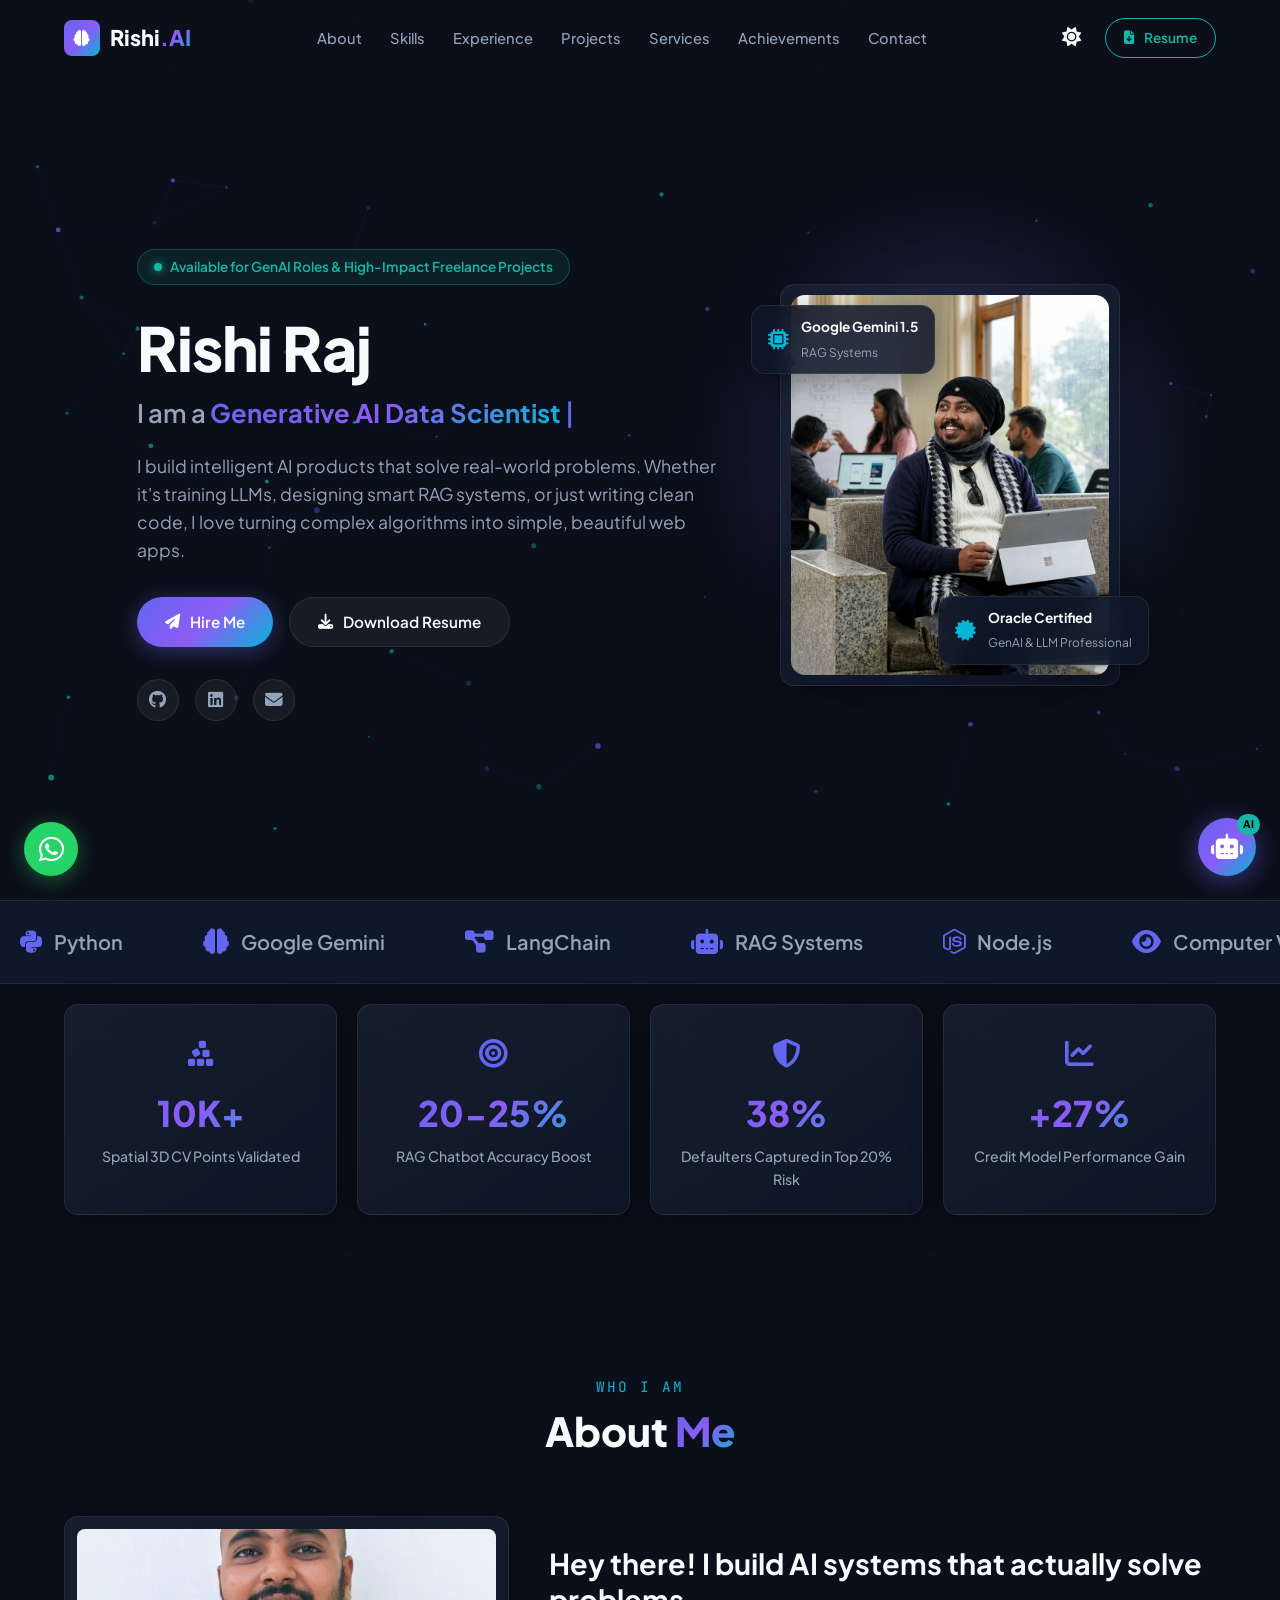
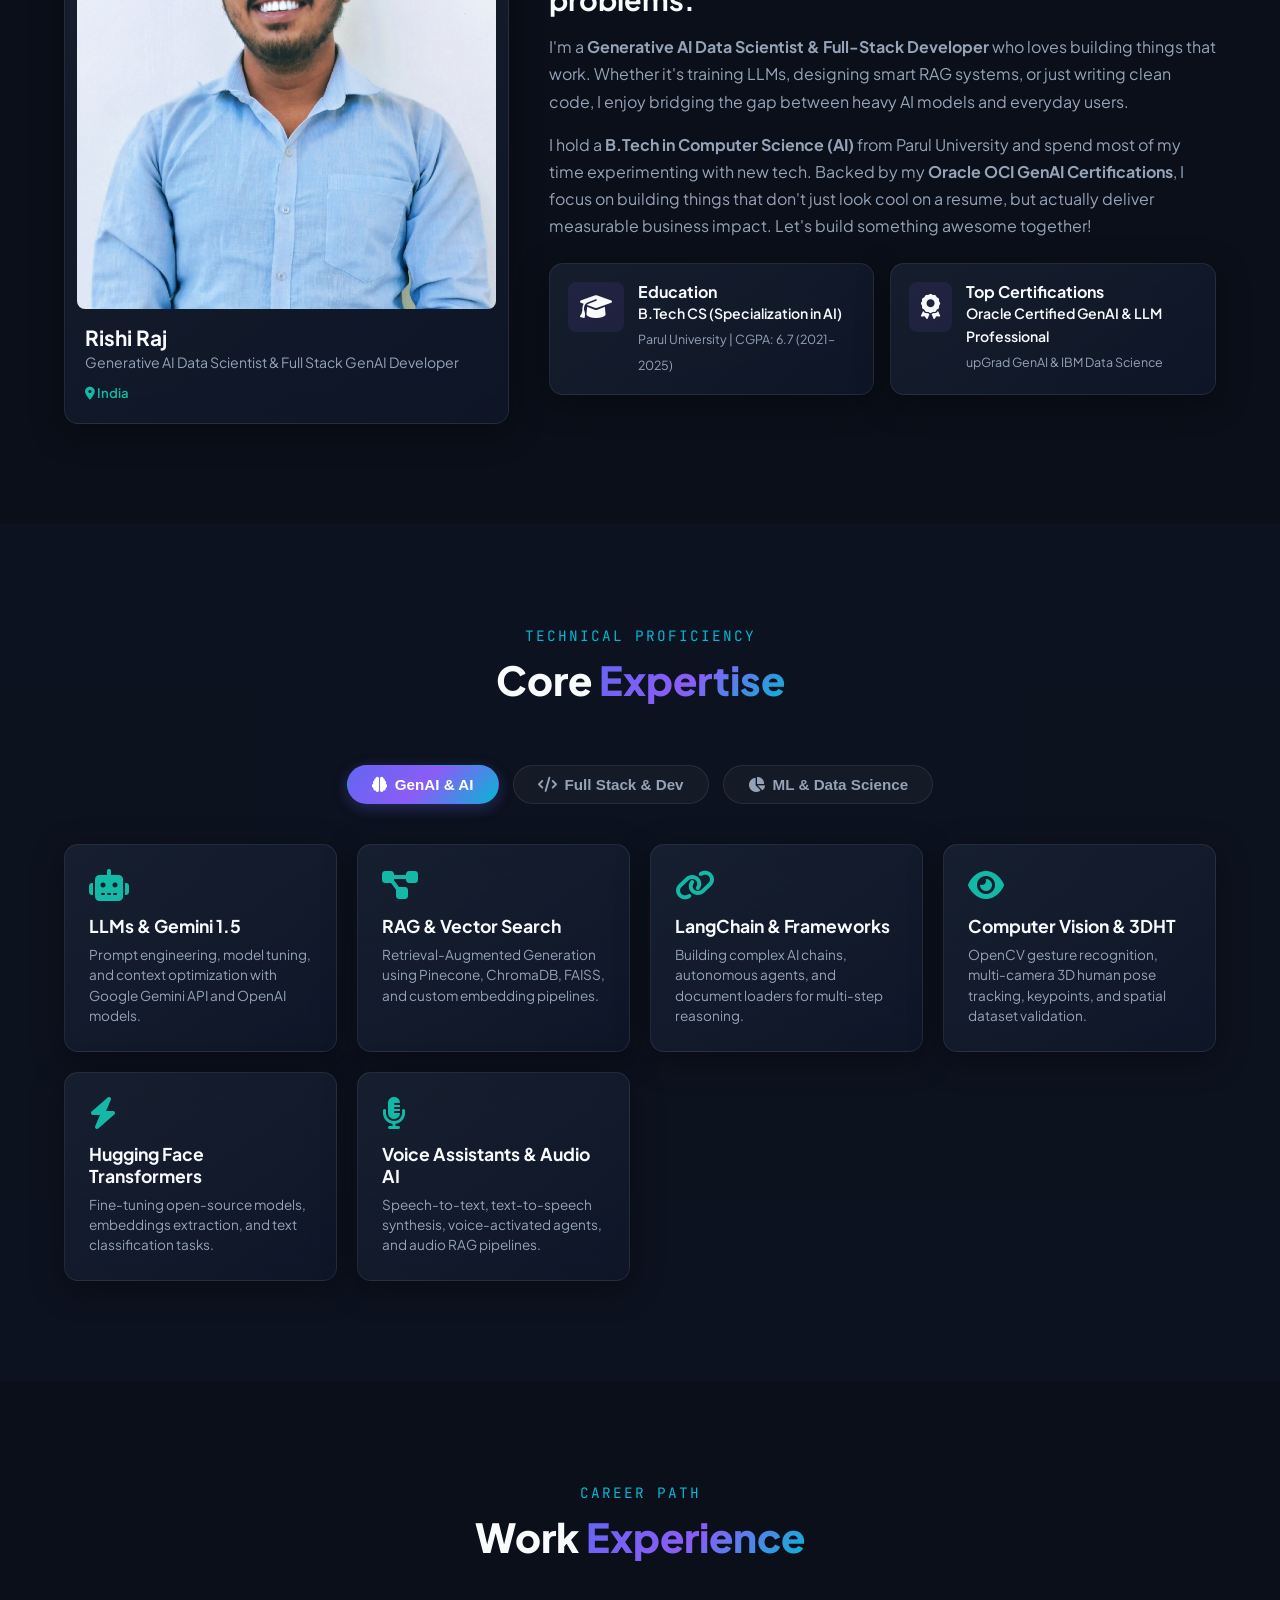
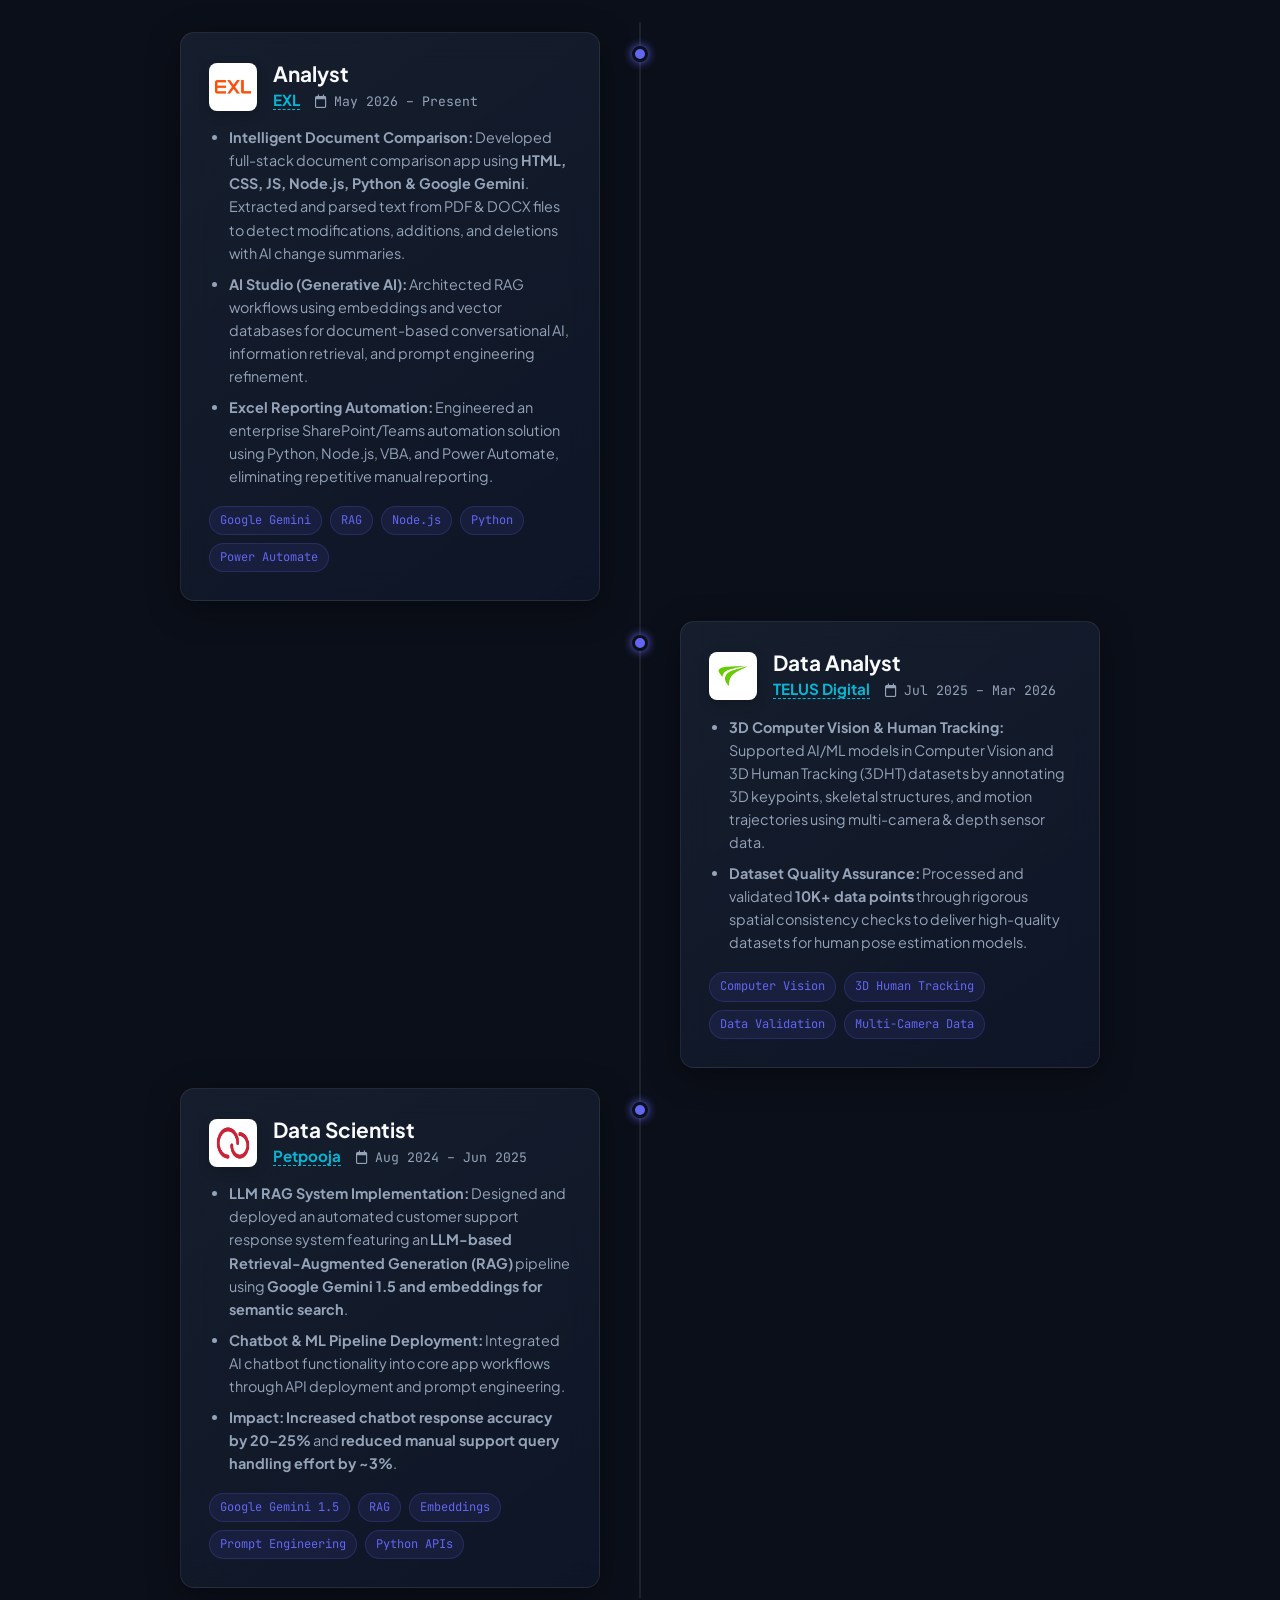
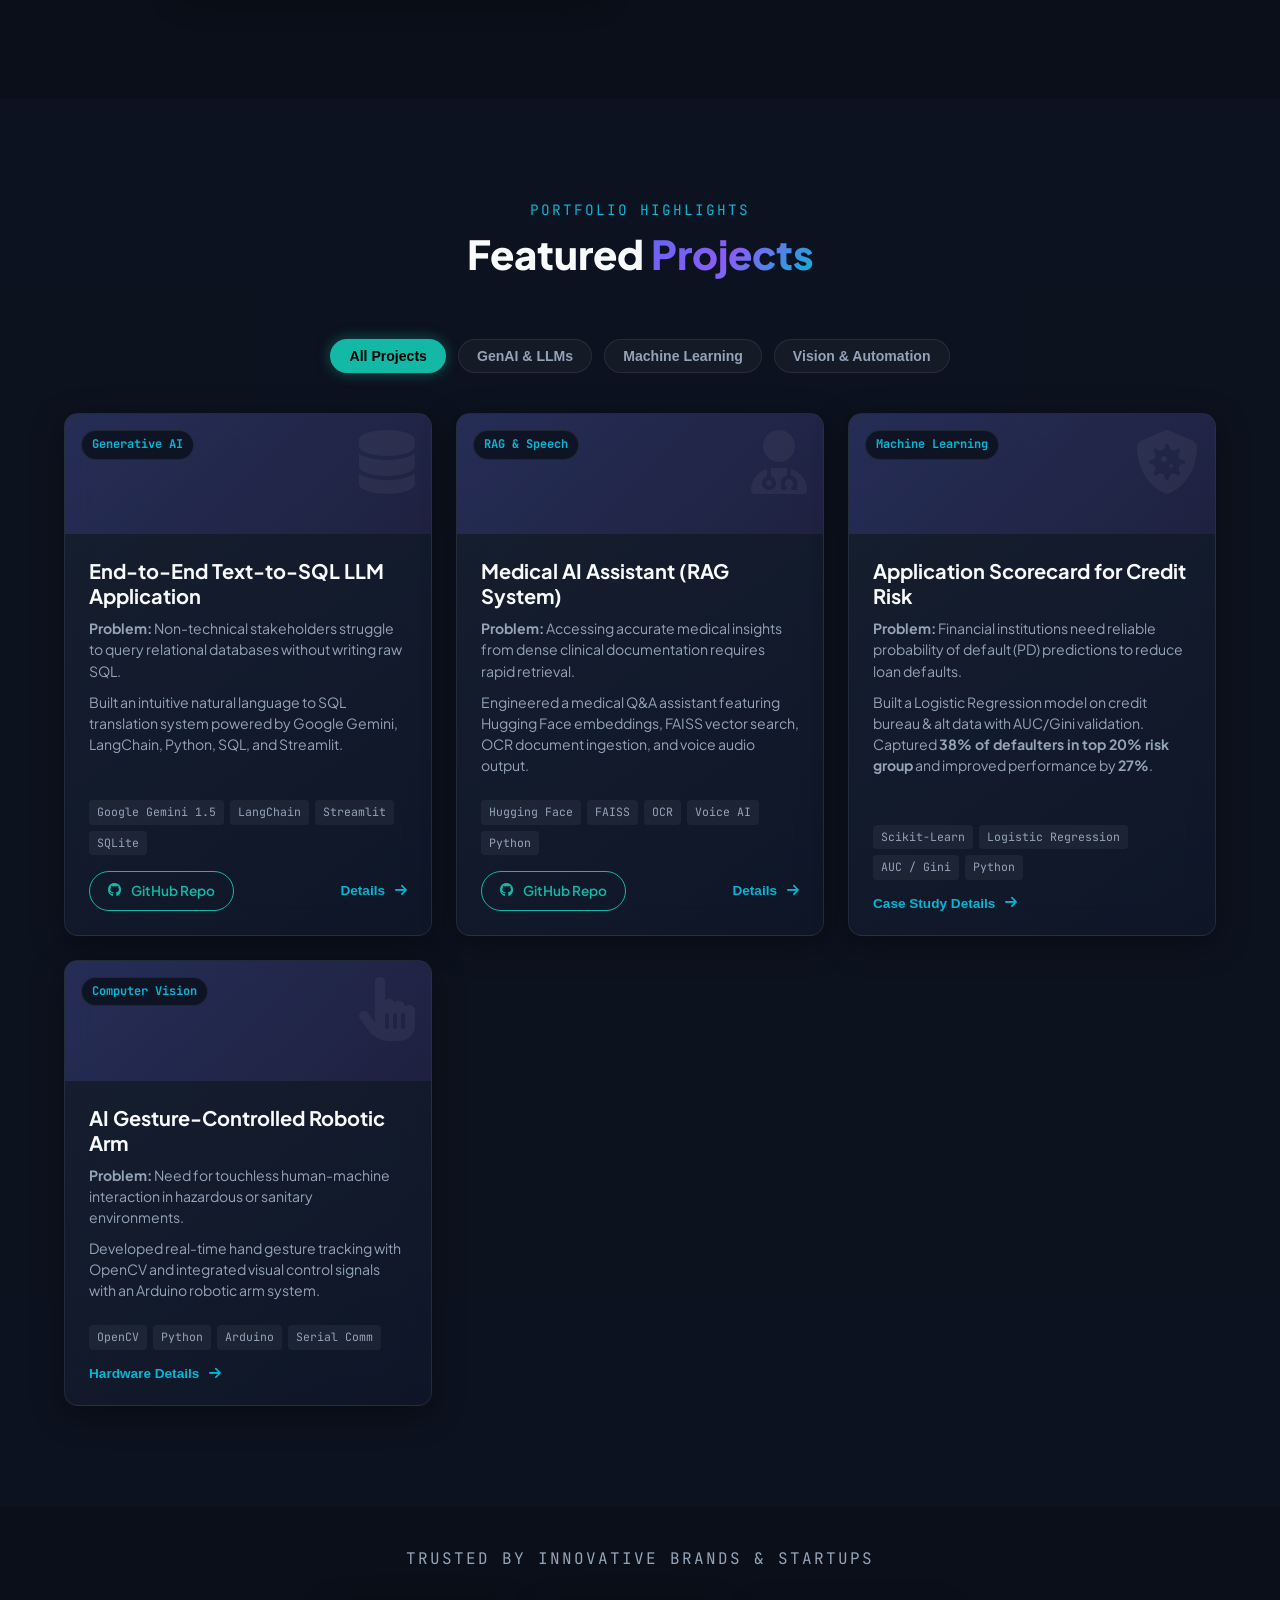
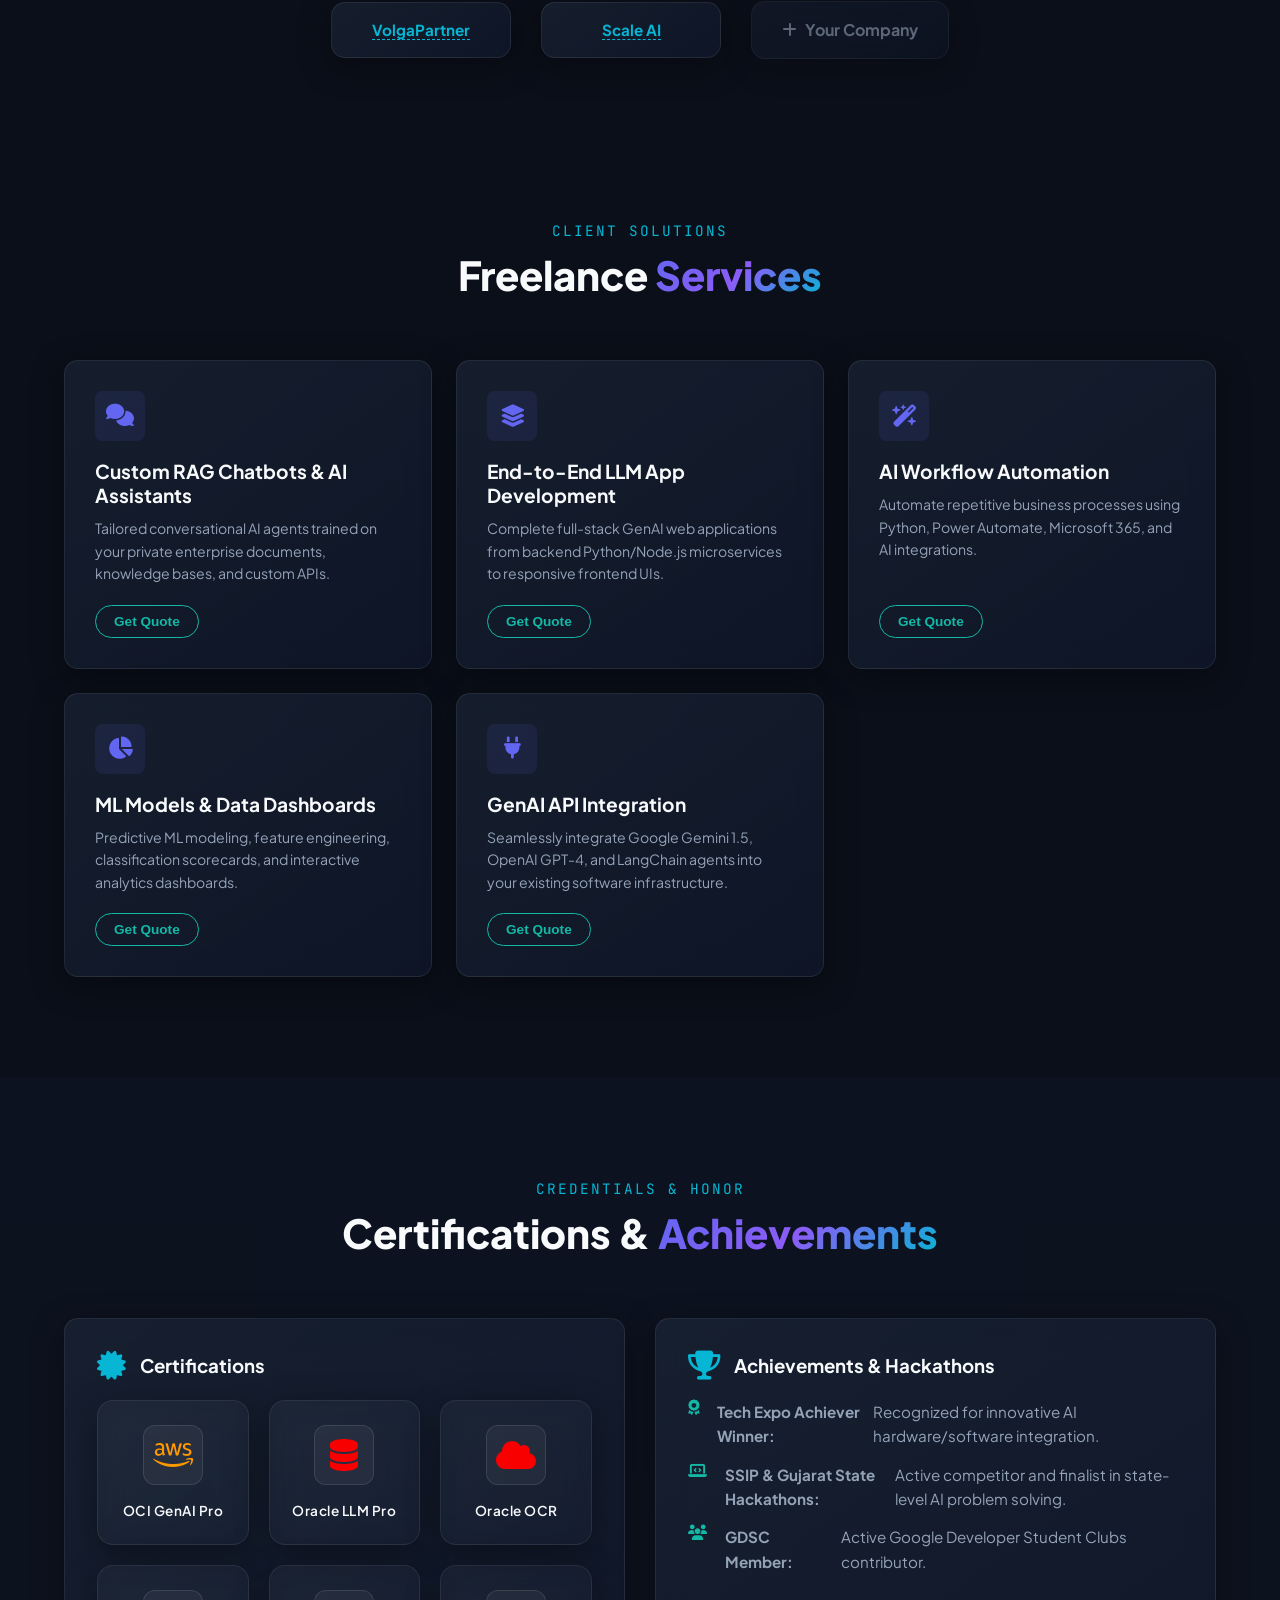
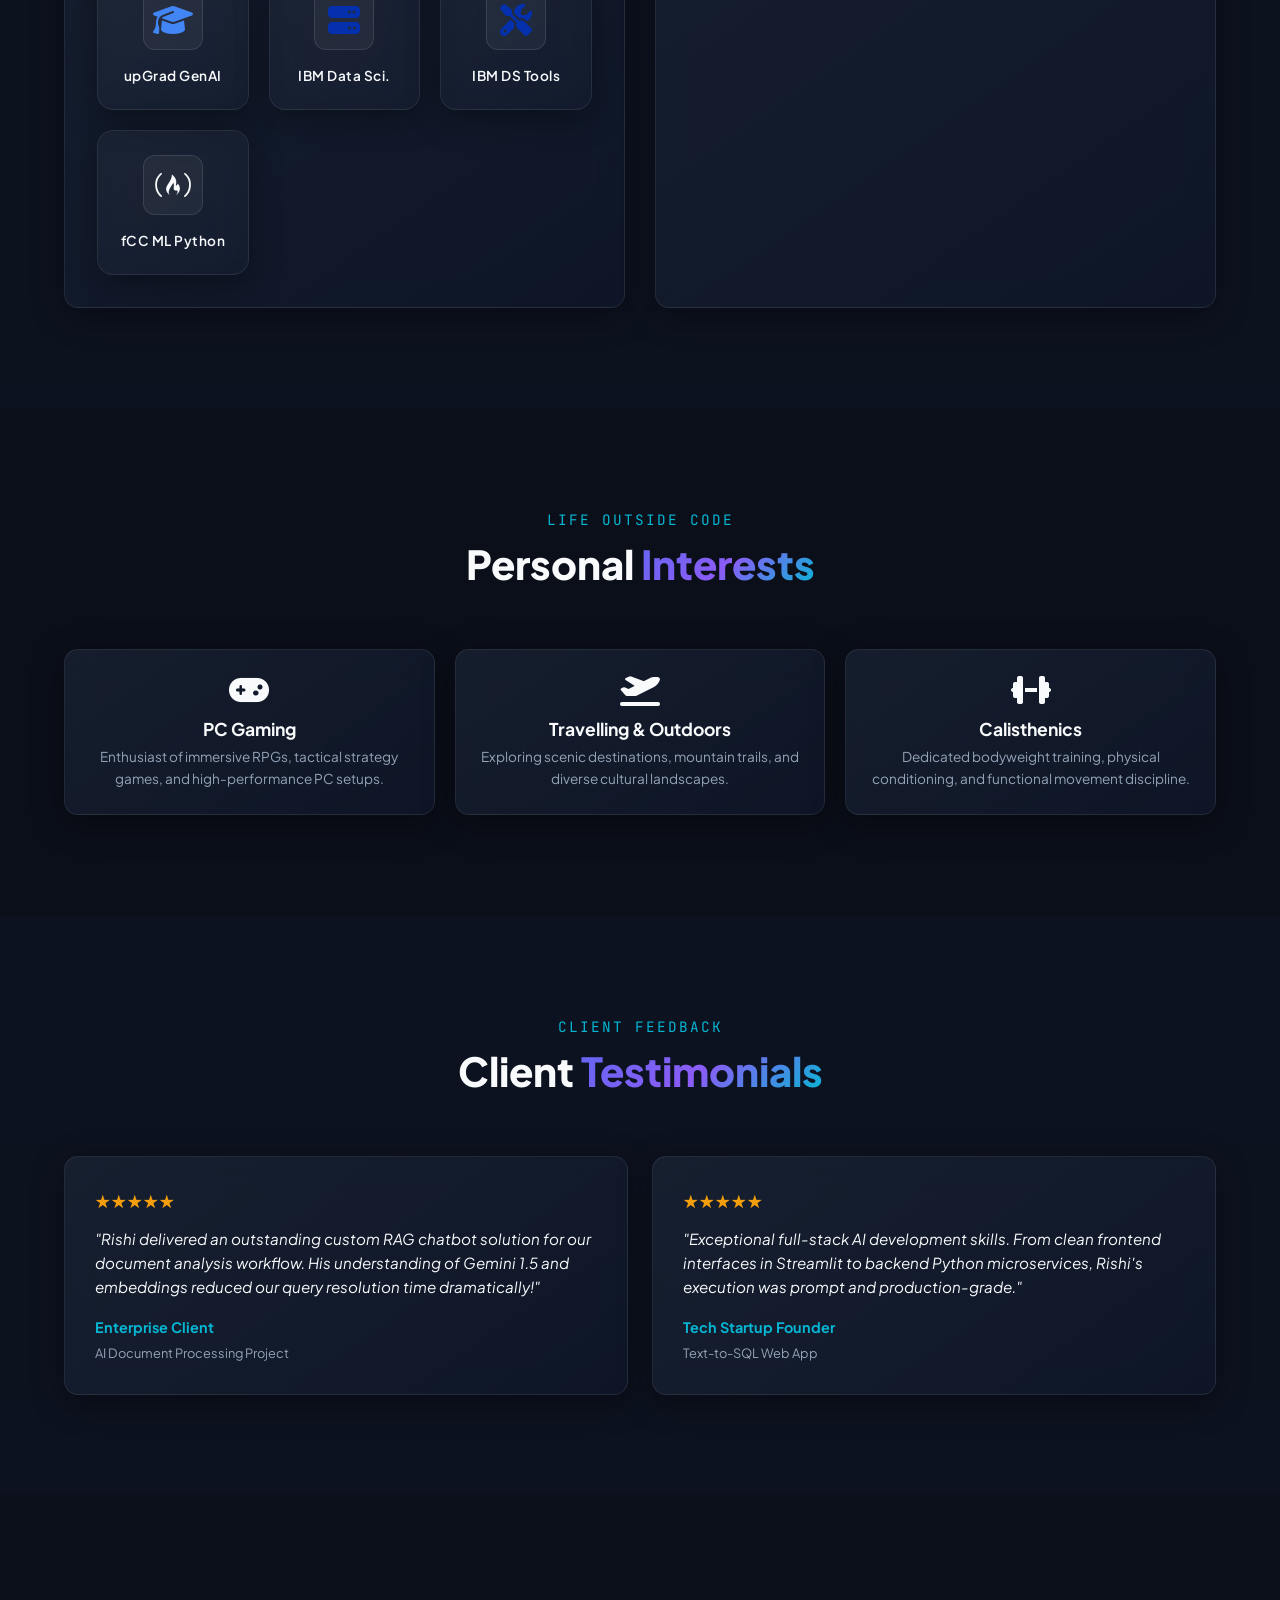
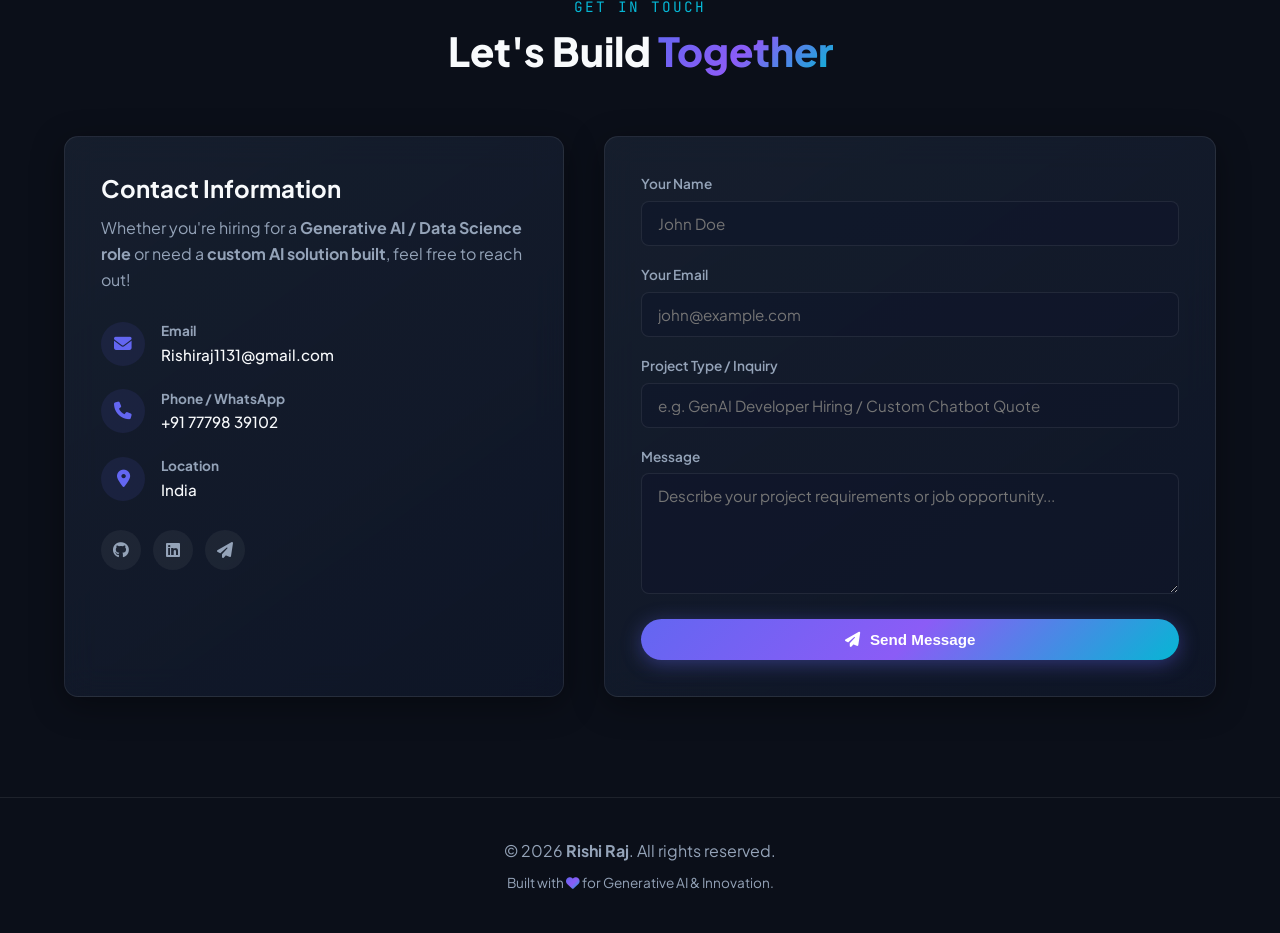
<file: index.html>
<!DOCTYPE html>
<html lang="en" class="dark">
<head>
  <meta charset="UTF-8">
  <meta name="viewport" content="width=device-width, initial-scale=1.0">
  <title>Rishi Raj | Generative AI Data Scientist & Full Stack GenAI Developer</title>
  <meta name="description" content="Portfolio of Rishi Raj - Generative AI Data Scientist, Full Stack GenAI Developer, and RAG & LLM Systems Builder.">
  <meta name="keywords" content="Generative AI, Data Scientist, Full Stack AI Developer, LLM Engineer, RAG, Python, Node.js, Google Gemini, Machine Learning">
  
  <!-- Google Fonts: Plus Jakarta Sans & JetBrains Mono -->
  <link rel="preconnect" href="https://fonts.googleapis.com">
  <link rel="preconnect" href="https://fonts.gstatic.com" crossorigin>
  <link href="https://fonts.googleapis.com/css2?family=JetBrains+Mono:wght@400;500;700&family=Plus+Jakarta+Sans:wght@300;400;500;600;700;800&display=swap" rel="stylesheet">
  
  <!-- FontAwesome Icons -->
  <link rel="stylesheet" href="https://cdnjs.cloudflare.com/ajax/libs/font-awesome/6.4.0/css/all.min.css">

  <link rel="stylesheet" href="styles.css">
</head>
<body>

  <!-- Particle Background Canvas -->
  <canvas id="particleCanvas"></canvas>

  <!-- Navigation Bar -->
  <nav class="navbar" id="navbar">
    <div class="nav-container">
      <a href="#hero" class="nav-logo">
        <span class="logo-icon"><i class="fa-solid fa-brain"></i></span>
        <span class="logo-text">Rishi<span class="gradient-text">.AI</span></span>
      </a>

      <ul class="nav-links" id="navLinks">
        <li><a href="#about" class="nav-link">About</a></li>
        <li><a href="#skills" class="nav-link">Skills</a></li>
        <li><a href="#experience" class="nav-link">Experience</a></li>
        <li><a href="#projects" class="nav-link">Projects</a></li>
        <li><a href="#services" class="nav-link">Services</a></li>
        <li><a href="#achievements" class="nav-link">Achievements</a></li>
        <li><a href="#contact" class="nav-link">Contact</a></li>
      </ul>

      <div class="nav-actions">
        <button id="themeToggle" class="theme-toggle" aria-label="Toggle Theme">
          <i class="fa-solid fa-sun"></i>
        </button>
        <a href="resume.html" target="_blank" class="btn btn-outline btn-sm">
          <i class="fa-solid fa-file-arrow-down"></i> Resume
        </a>
        <button class="mobile-toggle" id="mobileToggle" aria-label="Toggle Menu">
          <i class="fa-solid fa-bars"></i>
        </button>
      </div>
    </div>
  </nav>

  <!-- Main Content Container -->
  <main>

    <!-- HERO SECTION -->
    <section id="hero" class="hero-section">
      <div class="container hero-container">
        <div class="hero-content">
          <div class="status-badge">
            <span class="status-dot"></span> Available for GenAI Roles & High-Impact Freelance Projects
          </div>
          
          <h1 class="hero-name">Rishi Raj</h1>
          
          <h2 class="hero-title">
            <span class="static-prefix">I am a </span>
            <span class="typing-text" id="typingText"></span>
            <span class="typing-cursor">|</span>
          </h2>

          <p class="hero-tagline">
            I build intelligent AI products that solve real-world problems. Whether it's training LLMs, designing smart RAG systems, or just writing clean code, I love turning complex algorithms into simple, beautiful web apps.
          </p>

          <div class="hero-buttons">
            <a href="#contact" class="btn btn-primary">
              <i class="fa-solid fa-paper-plane"></i> Hire Me
            </a>
            <a href="resume.html" target="_blank" class="btn btn-secondary">
              <i class="fa-solid fa-download"></i> Download Resume
            </a>
          </div>

          <div class="hero-socials">
            <a href="https://github.com/chalescharli" target="_blank" rel="noopener noreferrer" aria-label="GitHub"><i class="fa-brands fa-github"></i></a>
            <a href="https://www.linkedin.com/in/rishiraj1131/" target="_blank" rel="noopener noreferrer" aria-label="LinkedIn"><i class="fa-brands fa-linkedin"></i></a>
            <a href="mailto:Rishiraj1131@gmail.com" aria-label="Email"><i class="fa-solid fa-envelope"></i></a>
          </div>
        </div>

        <div class="hero-image-wrapper">
          <div class="image-glow-ring"></div>
          <div class="image-card glass-card">
            <img src="profile_work.jpg" alt="Rishi Raj - Generative AI Data Scientist" class="hero-profile-img">
            <div class="floating-badge badge-1">
              <i class="fa-solid fa-microchip"></i>
              <div>
                <strong>Google Gemini 1.5</strong>
                <span>RAG Systems</span>
              </div>
            </div>
            <div class="floating-badge badge-2">
              <i class="fa-solid fa-certificate"></i>
              <div>
                <strong>Oracle Certified</strong>
                <span>GenAI & LLM Professional</span>
              </div>
            </div>
          </div>
        </div>
      </div>
    </section>

    <!-- TECH STACK MARQUEE -->
    <section class="marquee-section">
      <div class="marquee-container">
        <div class="marquee-track">
          <!-- Double items for seamless infinite scroll -->
          <div class="tech-item"><i class="fa-brands fa-python"></i> Python</div>
          <div class="tech-item"><i class="fa-solid fa-brain"></i> Google Gemini</div>
          <div class="tech-item"><i class="fa-solid fa-diagram-project"></i> LangChain</div>
          <div class="tech-item"><i class="fa-solid fa-robot"></i> RAG Systems</div>
          <div class="tech-item"><i class="fa-brands fa-node-js"></i> Node.js</div>
          <div class="tech-item"><i class="fa-solid fa-eye"></i> Computer Vision</div>
          <div class="tech-item"><i class="fa-solid fa-database"></i> Vector DBs</div>
          <div class="tech-item"><i class="fa-brands fa-react"></i> React / UI</div>
          
          <!-- Duplicate for seamless looping -->
          <div class="tech-item"><i class="fa-brands fa-python"></i> Python</div>
          <div class="tech-item"><i class="fa-solid fa-brain"></i> Google Gemini</div>
          <div class="tech-item"><i class="fa-solid fa-diagram-project"></i> LangChain</div>
          <div class="tech-item"><i class="fa-solid fa-robot"></i> RAG Systems</div>
          <div class="tech-item"><i class="fa-brands fa-node-js"></i> Node.js</div>
          <div class="tech-item"><i class="fa-solid fa-eye"></i> Computer Vision</div>
          <div class="tech-item"><i class="fa-solid fa-database"></i> Vector DBs</div>
          <div class="tech-item"><i class="fa-brands fa-react"></i> React / UI</div>
        </div>
      </div>
    </section>

    <!-- METRICS HIGHLIGHT BAR -->
    <section class="metrics-section">
      <div class="container">
        <div class="metrics-grid">
          <div class="metric-card glass-card">
            <div class="metric-icon"><i class="fa-solid fa-cubes-stacked"></i></div>
            <div class="metric-value" data-target="10000">10K+</div>
            <div class="metric-label">Spatial 3D CV Points Validated</div>
          </div>
          <div class="metric-card glass-card">
            <div class="metric-icon"><i class="fa-solid fa-bullseye"></i></div>
            <div class="metric-value">20-25%</div>
            <div class="metric-label">RAG Chatbot Accuracy Boost</div>
          </div>
          <div class="metric-card glass-card">
            <div class="metric-icon"><i class="fa-solid fa-shield-halved"></i></div>
            <div class="metric-value">38%</div>
            <div class="metric-label">Defaulters Captured in Top 20% Risk</div>
          </div>
          <div class="metric-card glass-card">
            <div class="metric-icon"><i class="fa-solid fa-chart-line"></i></div>
            <div class="metric-value">+27%</div>
            <div class="metric-label">Credit Model Performance Gain</div>
          </div>
        </div>
      </div>
    </section>

    <!-- ABOUT ME SECTION -->
    <section id="about" class="section">
      <div class="container">
        <div class="section-header">
          <span class="section-subtitle">Who I Am</span>
          <h2 class="section-title">About <span class="gradient-text">Me</span></h2>
        </div>

        <div class="about-grid">
          <div class="about-image-column">
            <div class="glass-card about-card">
              <img src="profile_headshot.jpg" alt="Rishi Raj Profile" class="about-img">
              <div class="about-card-footer">
                <h3>Rishi Raj</h3>
                <p>Generative AI Data Scientist & Full Stack GenAI Developer</p>
                <div class="location-tag"><i class="fa-solid fa-location-dot"></i> India</div>
              </div>
            </div>
          </div>

          <div class="about-content-column">
            <h3 class="about-heading">Hey there! I build AI systems that actually solve problems.</h3>
            <p class="about-text">
              I'm a <strong>Generative AI Data Scientist & Full-Stack Developer</strong> who loves building things that work. Whether it's training LLMs, designing smart RAG systems, or just writing clean code, I enjoy bridging the gap between heavy AI models and everyday users.
            </p>
            <p class="about-text">
              I hold a <strong>B.Tech in Computer Science (AI)</strong> from Parul University and spend most of my time experimenting with new tech. Backed by my <strong>Oracle OCI GenAI Certifications</strong>, I focus on building things that don't just look cool on a resume, but actually deliver measurable business impact. Let's build something awesome together!
            </p>

            <div class="about-info-cards">
              <div class="info-card glass-card">
                <i class="fa-solid fa-graduation-cap info-icon"></i>
                <div>
                  <h4>Education</h4>
                  <p>B.Tech CS (Specialization in AI)</p>
                  <span>Parul University | CGPA: 6.7 (2021–2025)</span>
                </div>
              </div>

              <div class="info-card glass-card">
                <i class="fa-solid fa-award info-icon"></i>
                <div>
                  <h4>Top Certifications</h4>
                  <p>Oracle Certified GenAI & LLM Professional</p>
                  <span>upGrad GenAI & IBM Data Science</span>
                </div>
              </div>
            </div>
          </div>
        </div>
      </div>
    </section>

    <!-- CORE EXPERTISE (SKILLS) SECTION -->
    <section id="skills" class="section bg-alt">
      <div class="container">
        <div class="section-header">
          <span class="section-subtitle">Technical Proficiency</span>
          <h2 class="section-title">Core <span class="gradient-text">Expertise</span></h2>
        </div>

        <!-- Skill Tabs -->
        <div class="skills-tabs">
          <button class="tab-btn active" data-tab="genai"><i class="fa-solid fa-brain"></i> GenAI & AI</button>
          <button class="tab-btn" data-tab="fullstack"><i class="fa-solid fa-code"></i> Full Stack & Dev</button>
          <button class="tab-btn" data-tab="data"><i class="fa-solid fa-chart-pie"></i> ML & Data Science</button>
        </div>

        <!-- Skill Tab Panels -->
        <div class="tab-content active" id="genai">
          <div class="skills-grid">
            <div class="skill-card glass-card">
              <i class="fa-solid fa-robot skill-icon"></i>
              <h3>LLMs & Gemini 1.5</h3>
              <p>Prompt engineering, model tuning, and context optimization with Google Gemini API and OpenAI models.</p>
            </div>
            <div class="skill-card glass-card">
              <i class="fa-solid fa-diagram-project skill-icon"></i>
              <h3>RAG & Vector Search</h3>
              <p>Retrieval-Augmented Generation using Pinecone, ChromaDB, FAISS, and custom embedding pipelines.</p>
            </div>
            <div class="skill-card glass-card">
              <i class="fa-solid fa-link skill-icon"></i>
              <h3>LangChain & Frameworks</h3>
              <p>Building complex AI chains, autonomous agents, and document loaders for multi-step reasoning.</p>
            </div>
            <div class="skill-card glass-card">
              <i class="fa-solid fa-eye skill-icon"></i>
              <h3>Computer Vision & 3DHT</h3>
              <p>OpenCV gesture recognition, multi-camera 3D human pose tracking, keypoints, and spatial dataset validation.</p>
            </div>
            <div class="skill-card glass-card">
              <i class="fa-solid fa-bolt skill-icon"></i>
              <h3>Hugging Face Transformers</h3>
              <p>Fine-tuning open-source models, embeddings extraction, and text classification tasks.</p>
            </div>
            <div class="skill-card glass-card">
              <i class="fa-solid fa-microphone-lines skill-icon"></i>
              <h3>Voice Assistants & Audio AI</h3>
              <p>Speech-to-text, text-to-speech synthesis, voice-activated agents, and audio RAG pipelines.</p>
            </div>
          </div>
        </div>

        <div class="tab-content" id="fullstack">
          <div class="skills-grid">
            <div class="skill-card glass-card">
              <i class="fa-brands fa-python skill-icon"></i>
              <h3>Python</h3>
              <p>Core backend logic, API integration, data manipulation, and fast algorithm prototyping.</p>
            </div>
            <div class="skill-card glass-card">
              <i class="fa-brands fa-node-js skill-icon"></i>
              <h3>Node.js & REST APIs</h3>
              <p>Asynchronous server microservices, backend routing, and scalable API endpoint construction.</p>
            </div>
            <div class="skill-card glass-card">
              <i class="fa-solid fa-laptop-code skill-icon"></i>
              <h3>Streamlit & Web UI</h3>
              <p>Building interactive AI dashboards, web applications, and live demonstration prototypes.</p>
            </div>
            <div class="skill-card glass-card">
              <i class="fa-brands fa-js skill-icon"></i>
              <h3>JavaScript / HTML5 / CSS3</h3>
              <p>Modern responsive frontends, interactive UI design, CSS glassmorphism, and DOM manipulation.</p>
            </div>
            <div class="skill-card glass-card">
              <i class="fa-solid fa-gears skill-icon"></i>
              <h3>Power Automate & Enterprise</h3>
              <p>Automating SharePoint/Teams Excel workflows, scheduled data refreshes, and enterprise task processing.</p>
            </div>
          </div>
        </div>

        <div class="tab-content" id="data">
          <div class="skills-grid">
            <div class="skill-card glass-card">
              <i class="fa-solid fa-calculator skill-icon"></i>
              <h3>Machine Learning & Scikit-Learn</h3>
              <p>Predictive modeling, Logistic Regression, decision trees, feature selection, and evaluation (AUC/Gini).</p>
            </div>
            <div class="skill-card glass-card">
              <i class="fa-solid fa-network-wired skill-icon"></i>
              <h3>Deep Learning (TensorFlow/PyTorch)</h3>
              <p>Neural network architectures, computer vision pipelines, and deep feature representation learning.</p>
            </div>
            <div class="skill-card glass-card">
              <i class="fa-solid fa-database skill-icon"></i>
              <h3>SQL & MySQL</h3>
              <p>Complex relational queries, database schema design, and natural language to SQL translation.</p>
            </div>
            <div class="skill-card glass-card">
              <i class="fa-solid fa-chart-column skill-icon"></i>
              <h3>Pandas, NumPy & Visualization</h3>
              <p>Data cleaning, exploratory data analysis (EDA), Matplotlib, Seaborn, and statistical inference.</p>
            </div>
            <div class="skill-card glass-card">
              <i class="fa-solid fa-square-poll-vertical skill-icon"></i>
              <h3>Power BI & Analytics</h3>
              <p>Business intelligence dashboards, reporting analytics, and metric visualization.</p>
            </div>
          </div>
        </div>

      </div>
    </section>

    <!-- EXPERIENCE TIMELINE SECTION -->
    <section id="experience" class="section">
      <div class="container">
        <div class="section-header">
          <span class="section-subtitle">Career Path</span>
          <h2 class="section-title">Work <span class="gradient-text">Experience</span></h2>
        </div>

        <div class="timeline">
          
          <!-- EXL -->
          <div class="timeline-item left">
            <div class="timeline-dot"></div>
            <div class="timeline-content glass-card">
              <div class="timeline-header">
                <div class="company-logo-badge">
                  <img src="exl_logo.png" alt="EXL Logo" class="company-logo">
                </div>
                <div>
                  <h3>Analyst</h3>
                  <span class="company-name"><a href="https://www.exlservice.com/" target="_blank" rel="noopener noreferrer">EXL</a></span>
                  <span class="timeline-date"><i class="fa-regular fa-calendar"></i> May 2026 – Present</span>
                </div>
              </div>
              <ul class="timeline-bullets">
                <li><strong>Intelligent Document Comparison:</strong> Developed full-stack document comparison app using <strong>HTML, CSS, JS, Node.js, Python & Google Gemini</strong>. Extracted and parsed text from PDF & DOCX files to detect modifications, additions, and deletions with AI change summaries.</li>
                <li><strong>AI Studio (Generative AI):</strong> Architected RAG workflows using embeddings and vector databases for document-based conversational AI, information retrieval, and prompt engineering refinement.</li>
                <li><strong>Excel Reporting Automation:</strong> Engineered an enterprise SharePoint/Teams automation solution using Python, Node.js, VBA, and Power Automate, eliminating repetitive manual reporting.</li>
              </ul>
              <div class="tech-tags">
                <span>Google Gemini</span><span>RAG</span><span>Node.js</span><span>Python</span><span>Power Automate</span>
              </div>
            </div>
          </div>

          <!-- TELUS Digital -->
          <div class="timeline-item right">
            <div class="timeline-dot"></div>
            <div class="timeline-content glass-card">
              <div class="timeline-header">
                <div class="company-logo-badge">
                  <img src="telus_logo.png" alt="TELUS Digital Logo" class="company-logo">
                </div>
                <div>
                  <h3>Data Analyst</h3>
                  <span class="company-name"><a href="https://www.telusinternational.com/" target="_blank" rel="noopener noreferrer">TELUS Digital</a></span>
                  <span class="timeline-date"><i class="fa-regular fa-calendar"></i> Jul 2025 – Mar 2026</span>
                </div>
              </div>
              <ul class="timeline-bullets">
                <li><strong>3D Computer Vision & Human Tracking:</strong> Supported AI/ML models in Computer Vision and 3D Human Tracking (3DHT) datasets by annotating 3D keypoints, skeletal structures, and motion trajectories using multi-camera & depth sensor data.</li>
                <li><strong>Dataset Quality Assurance:</strong> Processed and validated <strong>10K+ data points</strong> through rigorous spatial consistency checks to deliver high-quality datasets for human pose estimation models.</li>
              </ul>
              <div class="tech-tags">
                <span>Computer Vision</span><span>3D Human Tracking</span><span>Data Validation</span><span>Multi-Camera Data</span>
              </div>
            </div>
          </div>

          <!-- Petpooja -->
          <div class="timeline-item left">
            <div class="timeline-dot"></div>
            <div class="timeline-content glass-card">
              <div class="timeline-header">
                <div class="company-logo-badge">
                  <img src="petpooja_logo.png" alt="Petpooja Logo" class="company-logo">
                </div>
                <div>
                  <h3>Data Scientist</h3>
                  <span class="company-name"><a href="https://www.petpooja.com/" target="_blank" rel="noopener noreferrer">Petpooja</a></span>
                  <span class="timeline-date"><i class="fa-regular fa-calendar"></i> Aug 2024 – Jun 2025</span>
                </div>
              </div>
              <ul class="timeline-bullets">
                <li><strong>LLM RAG System Implementation:</strong> Designed and deployed an automated customer support response system featuring an <strong>LLM-based Retrieval-Augmented Generation (RAG)</strong> pipeline using <strong>Google Gemini 1.5 and embeddings for semantic search</strong>.</li>
                <li><strong>Chatbot & ML Pipeline Deployment:</strong> Integrated AI chatbot functionality into core app workflows through API deployment and prompt engineering.</li>
                <li><strong>Impact:</strong> <strong>Increased chatbot response accuracy by 20–25%</strong> and <strong>reduced manual support query handling effort by ~3%</strong>.</li>
              </ul>
              <div class="tech-tags">
                <span>Google Gemini 1.5</span><span>RAG</span><span>Embeddings</span><span>Prompt Engineering</span><span>Python APIs</span>
              </div>
            </div>
          </div>

        </div>
      </div>
    </section>

    <!-- PROJECTS SHOWCASE SECTION -->
    <section id="projects" class="section bg-alt">
      <div class="container">
        <div class="section-header">
          <span class="section-subtitle">Portfolio Highlights</span>
          <h2 class="section-title">Featured <span class="gradient-text">Projects</span></h2>
        </div>

        <!-- Project Filter Buttons -->
        <div class="project-filters">
          <button class="filter-btn active" data-filter="all">All Projects</button>
          <button class="filter-btn" data-filter="genai">GenAI & LLMs</button>
          <button class="filter-btn" data-filter="ml">Machine Learning</button>
          <button class="filter-btn" data-filter="cv">Vision & Automation</button>
        </div>

        <div class="projects-grid">
          
          <!-- Project 1: Text to SQL -->
          <div class="project-card glass-card" data-category="genai">
            <div class="project-banner">
              <div class="project-badge">Generative AI</div>
              <i class="fa-solid fa-database project-icon-bg"></i>
            </div>
            <div class="project-body">
              <h3>End-to-End Text-to-SQL LLM Application</h3>
              <p class="project-problem">
                <strong>Problem:</strong> Non-technical stakeholders struggle to query relational databases without writing raw SQL.
              </p>
              <p class="project-solution">
                Built an intuitive natural language to SQL translation system powered by Google Gemini, LangChain, Python, SQL, and Streamlit.
              </p>
              <div class="project-tech">
                <span>Google Gemini 1.5</span><span>LangChain</span><span>Streamlit</span><span>SQLite</span>
              </div>
              <div class="project-links">
                <a href="https://github.com/chalescharli/end-to-end-text-to-SQL-LLM-app" target="_blank" rel="noopener noreferrer" class="btn btn-sm btn-outline"><i class="fa-brands fa-github"></i> GitHub Repo</a>
                <button class="btn btn-sm btn-link open-modal" data-project="project1">Details <i class="fa-solid fa-arrow-right"></i></button>
              </div>
            </div>
          </div>

          <!-- Project 2: Medical AI Assistant -->
          <div class="project-card glass-card" data-category="genai">
            <div class="project-banner">
              <div class="project-badge">RAG & Speech</div>
              <i class="fa-solid fa-user-doctor project-icon-bg"></i>
            </div>
            <div class="project-body">
              <h3>Medical AI Assistant (RAG System)</h3>
              <p class="project-problem">
                <strong>Problem:</strong> Accessing accurate medical insights from dense clinical documentation requires rapid retrieval.
              </p>
              <p class="project-solution">
                Engineered a medical Q&A assistant featuring Hugging Face embeddings, FAISS vector search, OCR document ingestion, and voice audio output.
              </p>
              <div class="project-tech">
                <span>Hugging Face</span><span>FAISS</span><span>OCR</span><span>Voice AI</span><span>Python</span>
              </div>
              <div class="project-links">
                <a href="https://github.com/chalescharli/medical_agent" target="_blank" rel="noopener noreferrer" class="btn btn-sm btn-outline"><i class="fa-brands fa-github"></i> GitHub Repo</a>
                <button class="btn btn-sm btn-link open-modal" data-project="project2">Details <i class="fa-solid fa-arrow-right"></i></button>
              </div>
            </div>
          </div>

          <!-- Project 3: Credit Risk Scorecard -->
          <div class="project-card glass-card" data-category="ml">
            <div class="project-banner">
              <div class="project-badge">Machine Learning</div>
              <i class="fa-solid fa-shield-virus project-icon-bg"></i>
            </div>
            <div class="project-body">
              <h3>Application Scorecard for Credit Risk</h3>
              <p class="project-problem">
                <strong>Problem:</strong> Financial institutions need reliable probability of default (PD) predictions to reduce loan defaults.
              </p>
              <p class="project-solution">
                Built a Logistic Regression model on credit bureau & alt data with AUC/Gini validation. Captured <strong>38% of defaulters in top 20% risk group</strong> and improved performance by <strong>27%</strong>.
              </p>
              <div class="project-tech">
                <span>Scikit-Learn</span><span>Logistic Regression</span><span>AUC / Gini</span><span>Python</span>
              </div>
              <div class="project-links">
                <button class="btn btn-sm btn-link open-modal" data-project="project3">Case Study Details <i class="fa-solid fa-arrow-right"></i></button>
              </div>
            </div>
          </div>

          <!-- Project 4: Robotic Arm -->
          <div class="project-card glass-card" data-category="cv">
            <div class="project-banner">
              <div class="project-badge">Computer Vision</div>
              <i class="fa-solid fa-hand-pointer project-icon-bg"></i>
            </div>
            <div class="project-body">
              <h3>AI Gesture-Controlled Robotic Arm</h3>
              <p class="project-problem">
                <strong>Problem:</strong> Need for touchless human-machine interaction in hazardous or sanitary environments.
              </p>
              <p class="project-solution">
                Developed real-time hand gesture tracking with OpenCV and integrated visual control signals with an Arduino robotic arm system.
              </p>
              <div class="project-tech">
                <span>OpenCV</span><span>Python</span><span>Arduino</span><span>Serial Comm</span>
              </div>
              <div class="project-links">
                <button class="btn btn-sm btn-link open-modal" data-project="project4">Hardware Details <i class="fa-solid fa-arrow-right"></i></button>
              </div>
            </div>
          </div>

        </div>
      </div>
    </section>

    <!-- TRUSTED BY / CLIENTS SECTION -->
    <section class="clients-section">
      <div class="container">
        <p class="clients-heading">Trusted by Innovative Brands & Startups</p>
        <div class="clients-grid">
          <div class="client-logo glass-card">
            <span class="company-name" style="margin: 0;"><a href="https://volgapartners.com/" target="_blank" rel="noopener noreferrer">VolgaPartner</a></span>
          </div>
          <div class="client-logo glass-card">
            <span class="company-name" style="margin: 0;"><a href="https://scale.com/" target="_blank" rel="noopener noreferrer">Scale AI</a></span>
          </div>
          <div class="client-logo glass-card" style="opacity: 0.6; font-size: 1rem; color: var(--text-muted);">
            <i class="fa-solid fa-plus" style="margin-right: 8px;"></i> Your Company
          </div>
        </div>
      </div>
    </section>

    <!-- FREELANCE SERVICES SECTION -->
    <section id="services" class="section">
      <div class="container">
        <div class="section-header">
          <span class="section-subtitle">Client Solutions</span>
          <h2 class="section-title">Freelance <span class="gradient-text">Services</span></h2>
        </div>

        <div class="services-grid">
          
          <div class="service-card glass-card">
            <div class="service-icon"><i class="fa-solid fa-comments"></i></div>
            <h3>Custom RAG Chatbots & AI Assistants</h3>
            <p>Tailored conversational AI agents trained on your private enterprise documents, knowledge bases, and custom APIs.</p>
            <button class="btn btn-outline btn-sm quote-btn" data-service="Custom RAG Chatbot">Get Quote</button>
          </div>

          <div class="service-card glass-card">
            <div class="service-icon"><i class="fa-solid fa-layer-group"></i></div>
            <h3>End-to-End LLM App Development</h3>
            <p>Complete full-stack GenAI web applications from backend Python/Node.js microservices to responsive frontend UIs.</p>
            <button class="btn btn-outline btn-sm quote-btn" data-service="End-to-End LLM App">Get Quote</button>
          </div>

          <div class="service-card glass-card">
            <div class="service-icon"><i class="fa-solid fa-wand-magic-sparkles"></i></div>
            <h3>AI Workflow Automation</h3>
            <p>Automate repetitive business processes using Python, Power Automate, Microsoft 365, and AI integrations.</p>
            <button class="btn btn-outline btn-sm quote-btn" data-service="AI Workflow Automation">Get Quote</button>
          </div>

          <div class="service-card glass-card">
            <div class="service-icon"><i class="fa-solid fa-chart-pie"></i></div>
            <h3>ML Models & Data Dashboards</h3>
            <p>Predictive ML modeling, feature engineering, classification scorecards, and interactive analytics dashboards.</p>
            <button class="btn btn-outline btn-sm quote-btn" data-service="ML Models & Dashboards">Get Quote</button>
          </div>

          <div class="service-card glass-card">
            <div class="service-icon"><i class="fa-solid fa-plug"></i></div>
            <h3>GenAI API Integration</h3>
            <p>Seamlessly integrate Google Gemini 1.5, OpenAI GPT-4, and LangChain agents into your existing software infrastructure.</p>
            <button class="btn btn-outline btn-sm quote-btn" data-service="GenAI API Integration">Get Quote</button>
          </div>

        </div>
      </div>
    </section>

    <!-- CERTIFICATIONS & ACHIEVEMENTS SECTION -->
    <section id="achievements" class="section bg-alt">
      <div class="container">
        <div class="section-header">
          <span class="section-subtitle">Credentials & Honor</span>
          <h2 class="section-title">Certifications & <span class="gradient-text">Achievements</span></h2>
        </div>

        <div class="achievements-grid">
          
          <div class="achievement-card glass-card">
            <div class="ach-header">
              <i class="fa-solid fa-certificate ach-icon"></i>
              <h3>Certifications</h3>
            </div>
            <div class="cert-card-grid">
              <a href="https://www.linkedin.com/in/rishiraj1131/recent-activity/all/" target="_blank" rel="noopener noreferrer" class="cert-mini-card glass-card">
                <div class="cert-icon-wrapper"><i class="fa-brands fa-aws" style="color: #FF9900;"></i></div>
                <span>OCI GenAI Pro</span>
              </a>
              
              <a href="https://www.linkedin.com/in/rishiraj1131/recent-activity/all/" target="_blank" rel="noopener noreferrer" class="cert-mini-card glass-card">
                <div class="cert-icon-wrapper"><i class="fa-solid fa-database" style="color: #F80000;"></i></div>
                <span>Oracle LLM Pro</span>
              </a>
              
              <a href="https://www.linkedin.com/in/rishiraj1131/recent-activity/all/" target="_blank" rel="noopener noreferrer" class="cert-mini-card glass-card">
                <div class="cert-icon-wrapper"><i class="fa-solid fa-cloud" style="color: #F80000;"></i></div>
                <span>Oracle OCR</span>
              </a>

              <a href="https://www.linkedin.com/feed/update/urn:li:activity:7363497655139741696/" target="_blank" rel="noopener noreferrer" class="cert-mini-card glass-card">
                <div class="cert-icon-wrapper"><i class="fa-solid fa-graduation-cap" style="color: #4285F4;"></i></div>
                <span>upGrad GenAI</span>
              </a>

              <a href="http://credly.com/earner/earned/badge/368a17f5-2def-4635-b566-2698dcca137c" target="_blank" rel="noopener noreferrer" class="cert-mini-card glass-card">
                <div class="cert-icon-wrapper"><i class="fa-solid fa-server" style="color: #0530ad;"></i></div>
                <span>IBM Data Sci.</span>
              </a>

              <a href="https://www.credly.com/earner/earned/badge/bb959280-8493-46b0-aee9-260165f8ed28" target="_blank" rel="noopener noreferrer" class="cert-mini-card glass-card">
                <div class="cert-icon-wrapper"><i class="fa-solid fa-screwdriver-wrench" style="color: #0530ad;"></i></div>
                <span>IBM DS Tools</span>
              </a>

              <a href="https://www.linkedin.com/feed/update/urn:li:activity:7251306054511185924/" target="_blank" rel="noopener noreferrer" class="cert-mini-card glass-card">
                <div class="cert-icon-wrapper"><i class="fa-brands fa-free-code-camp" style="color: var(--text-main);"></i></div>
                <span>fCC ML Python</span>
              </a>
            </div>
          </div>

          <div class="achievement-card glass-card">
            <div class="ach-header">
              <i class="fa-solid fa-trophy ach-icon"></i>
              <h3>Achievements & Hackathons</h3>
            </div>
            <ul class="ach-list">
              <li><i class="fa-solid fa-award"></i> <strong>Tech Expo Achiever Winner:</strong> Recognized for innovative AI hardware/software integration.</li>
              <li><i class="fa-solid fa-laptop-code"></i> <strong>SSIP & Gujarat State Hackathons:</strong> Active competitor and finalist in state-level AI problem solving.</li>
              <li><i class="fa-solid fa-users"></i> <strong>GDSC Member:</strong> Active Google Developer Student Clubs contributor.</li>
            </ul>
          </div>

        </div>
      </div>
    </section>

    <!-- PERSONAL INTERESTS & PHOTOGRAPHY -->
    <section class="section">
      <div class="container">
        <div class="section-header">
          <span class="section-subtitle">Life Outside Code</span>
          <h2 class="section-title">Personal <span class="gradient-text">Interests</span></h2>
        </div>

        <div class="interests-grid">
          <div class="interest-card glass-card">
            <i class="fa-solid fa-gamepad interest-icon"></i>
            <h3>PC Gaming</h3>
            <p>Enthusiast of immersive RPGs, tactical strategy games, and high-performance PC setups.</p>
          </div>
          <div class="interest-card glass-card">
            <i class="fa-solid fa-plane-departure interest-icon"></i>
            <h3>Travelling & Outdoors</h3>
            <p>Exploring scenic destinations, mountain trails, and diverse cultural landscapes.</p>
          </div>
          <div class="interest-card glass-card">
            <i class="fa-solid fa-dumbbell interest-icon"></i>
            <h3>Calisthenics</h3>
            <p>Dedicated bodyweight training, physical conditioning, and functional movement discipline.</p>
          </div>
        </div>
      </div>
    </section>

    <!-- TESTIMONIALS PLACEHOLDER SECTION -->
    <section class="section bg-alt">
      <div class="container">
        <div class="section-header">
          <span class="section-subtitle">Client Feedback</span>
          <h2 class="section-title">Client <span class="gradient-text">Testimonials</span></h2>
        </div>

        <div class="testimonials-slider">
          <div class="testimonial-card glass-card">
            <div class="stars">★★★★★</div>
            <p class="testimonial-quote">
              "Rishi delivered an outstanding custom RAG chatbot solution for our document analysis workflow. His understanding of Gemini 1.5 and embeddings reduced our query resolution time dramatically!"
            </p>
            <div class="client-info">
              <strong>Enterprise Client</strong>
              <span>AI Document Processing Project</span>
            </div>
          </div>

          <div class="testimonial-card glass-card">
            <div class="stars">★★★★★</div>
            <p class="testimonial-quote">
              "Exceptional full-stack AI development skills. From clean frontend interfaces in Streamlit to backend Python microservices, Rishi's execution was prompt and production-grade."
            </p>
            <div class="client-info">
              <strong>Tech Startup Founder</strong>
              <span>Text-to-SQL Web App</span>
            </div>
          </div>
        </div>
      </div>
    </section>

    <!-- CONTACT SECTION -->
    <section id="contact" class="section">
      <div class="container">
        <div class="section-header">
          <span class="section-subtitle">Get In Touch</span>
          <h2 class="section-title">Let's Build <span class="gradient-text">Together</span></h2>
        </div>

        <div class="contact-grid">
          <div class="contact-info-column glass-card">
            <h3>Contact Information</h3>
            <p>Whether you're hiring for a <strong>Generative AI / Data Science role</strong> or need a <strong>custom AI solution built</strong>, feel free to reach out!</p>

            <div class="contact-items">
              <div class="contact-item">
                <i class="fa-solid fa-envelope"></i>
                <div>
                  <strong>Email</strong>
                  <a href="mailto:Rishiraj1131@gmail.com">Rishiraj1131@gmail.com</a>
                </div>
              </div>

              <div class="contact-item">
                <i class="fa-solid fa-phone"></i>
                <div>
                  <strong>Phone / WhatsApp</strong>
                  <a href="tel:+917779839102">+91 77798 39102</a>
                </div>
              </div>

              <div class="contact-item">
                <i class="fa-solid fa-location-dot"></i>
                <div>
                  <strong>Location</strong>
                  <span>India</span>
                </div>
              </div>
            </div>

            <div class="contact-socials">
              <a href="https://github.com/chalescharli" target="_blank"><i class="fa-brands fa-github"></i></a>
              <a href="https://www.linkedin.com/in/rishiraj1131/" target="_blank"><i class="fa-brands fa-linkedin"></i></a>
              <a href="mailto:Rishiraj1131@gmail.com"><i class="fa-solid fa-paper-plane"></i></a>
            </div>
          </div>

          <div class="contact-form-column glass-card">
            <form id="contactForm" class="contact-form">
              <div class="form-group">
                <label for="name">Your Name</label>
                <input type="text" id="name" required placeholder="John Doe">
              </div>

              <div class="form-group">
                <label for="email">Your Email</label>
                <input type="email" id="email" required placeholder="john@example.com">
              </div>

              <div class="form-group">
                <label for="subject">Project Type / Inquiry</label>
                <input type="text" id="subject" required placeholder="e.g. GenAI Developer Hiring / Custom Chatbot Quote">
              </div>

              <div class="form-group">
                <label for="message">Message</label>
                <textarea id="message" rows="5" required placeholder="Describe your project requirements or job opportunity..."></textarea>
              </div>

              <button type="submit" class="btn btn-primary btn-block">
                <i class="fa-solid fa-paper-plane"></i> Send Message
              </button>
            </form>
          </div>
        </div>
      </div>
    </section>

  </main>

  <!-- FOOTER -->
  <footer class="footer">
    <div class="container footer-container">
      <p>&copy; 2026 <strong>Rishi Raj</strong>. All rights reserved.</p>
      <p class="footer-subtext">Built with <i class="fa-solid fa-heart gradient-text"></i> for Generative AI & Innovation.</p>
    </div>
  </footer>

  <!-- GET QUOTE SERVICE MODAL -->
  <div class="modal-overlay" id="quoteModal">
    <div class="modal-card glass-card">
      <button class="modal-close" id="closeQuoteModal">&times;</button>
      <h3 class="modal-title">Request Quote: <span id="selectedServiceTitle" class="gradient-text">Service</span></h3>
      <form id="quoteForm">
        <div class="form-group">
          <label>Your Name</label>
          <input type="text" required placeholder="Full Name">
        </div>
        <div class="form-group">
          <label>Email Address</label>
          <input type="email" required placeholder="email@company.com">
        </div>
        <div class="form-group">
          <label>Budget / Timeline Estimate</label>
          <input type="text" placeholder="e.g. $1,000–$3,000 / 2 Weeks">
        </div>
        <div class="form-group">
          <label>Project Scope Details</label>
          <textarea rows="4" required placeholder="Briefly describe your requirements..."></textarea>
        </div>
        <button type="submit" class="btn btn-primary btn-block">Submit Quote Request</button>
      </form>
    </div>
  </div>

  <!-- PROJECT DETAILS MODAL -->
  <div class="modal-overlay" id="projectModal">
    <div class="modal-card glass-card">
      <button class="modal-close" id="closeProjectModal">&times;</button>
      <div id="projectModalContent">
        <!-- Content injected via JS -->
      </div>
    </div>
  </div>

  <!-- FLOATING AI ASSISTANT CHAT WIDGET -->
  <div class="ai-chat-btn" id="aiChatToggle" title="Ask Rishi's AI Assistant">
    <i class="fa-solid fa-robot"></i>
    <span class="chat-badge">AI</span>
  </div>

  <div class="ai-chat-window glass-card" id="aiChatWindow">
    <div class="ai-chat-header">
      <div class="ai-chat-title">
        <i class="fa-solid fa-brain gradient-text"></i>
        <div>
          <strong>Rishi's AI Assistant</strong>
          <span>Powered by Gemini & RAG</span>
        </div>
      </div>
      <button class="ai-chat-close" id="closeAiChat">&times;</button>
    </div>

    <div class="ai-chat-messages" id="aiChatMessages">
      <div class="chat-msg bot-msg">
        👋 Hi! I'm Rishi's AI Assistant. Ask me anything about Rishi's experience in GenAI, RAG, LLMs, Computer Vision, or how to hire him!
      </div>
    </div>

    <div class="ai-chat-quick-prompts">
      <button class="prompt-chip" data-prompt="What are Rishi's core skills?">Core Skills</button>
      <button class="prompt-chip" data-prompt="Tell me about his RAG experience">RAG Experience</button>
      <button class="prompt-chip" data-prompt="How can I hire Rishi?">Hire Rishi</button>
    </div>

    <form class="ai-chat-input-area" id="aiChatForm">
      <input type="text" id="aiChatInput" placeholder="Ask Rishi's AI Assistant..." required autocomplete="off">
      <button type="submit" class="ai-chat-send"><i class="fa-solid fa-paper-plane"></i></button>
    </form>
  </div>

  <!-- FLOATING WHATSAPP BUTTON -->
  <a href="https://wa.me/917779839102?text=Hi%20Rishi,%20I%20saw%20your%20portfolio%20and%20would%20like%20to%20connect!" target="_blank" rel="noopener noreferrer" class="whatsapp-float" title="Chat on WhatsApp">
    <i class="fa-brands fa-whatsapp"></i>
  </a>

  <!-- JavaScript -->
  <script src="script.js?v=3"></script>
</body>
</html>
</file>
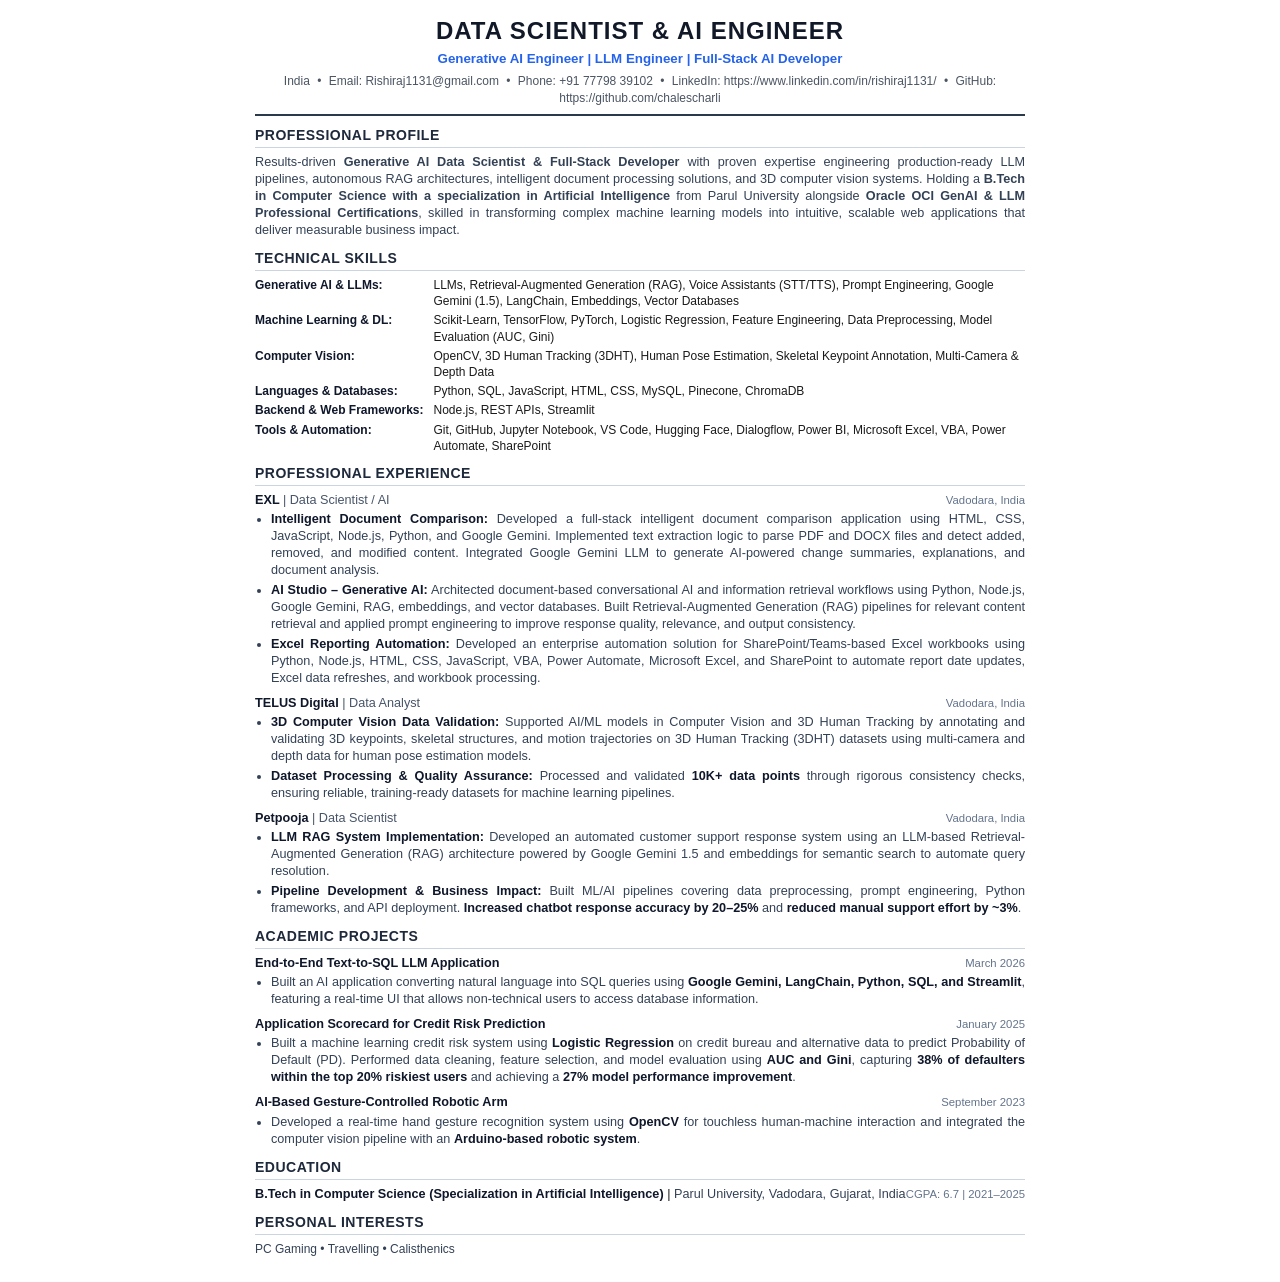
<file: resume.html>
<!DOCTYPE html>
<html lang="en">
<head>
  <meta charset="UTF-8">
  <meta name="viewport" content="width=device-width, initial-scale=1.0">
  <title>Resume - Data Scientist / AI Engineer</title>
  <style>
    @page {
      size: letter;
      margin: 0.4in;
    }
    
    * {
      box-sizing: border-box;
      margin: 0;
      padding: 0;
    }

    body {
      font-family: "Segoe UI", Roboto, Arial, sans-serif;
      color: #1a1a1a;
      line-height: 1.35;
      font-size: 9.5pt;
      background-color: #ffffff;
    }

    .container {
      max-width: 800px;
      margin: 0 auto;
      padding: 15px;
    }

    header {
      text-align: center;
      border-bottom: 2px solid #2b3a4a;
      padding-bottom: 8px;
      margin-bottom: 10px;
    }

    h1 {
      font-size: 18pt;
      text-transform: uppercase;
      letter-spacing: 1px;
      color: #111827;
      margin-bottom: 3px;
    }

    .target-titles {
      font-size: 10pt;
      font-weight: 600;
      color: #2563eb;
      margin-bottom: 5px;
    }

    .contact-info {
      font-size: 9pt;
      color: #4b5563;
    }

    .contact-info span {
      margin: 0 4px;
    }

    section {
      margin-bottom: 10px;
    }

    h2 {
      font-size: 10.5pt;
      text-transform: uppercase;
      letter-spacing: 0.5px;
      color: #1e293b;
      border-bottom: 1px solid #cbd5e1;
      padding-bottom: 2px;
      margin-bottom: 6px;
      font-weight: 700;
    }

    .summary {
      text-align: justify;
      color: #334155;
    }

    .skills-grid {
      display: grid;
      grid-template-columns: auto 1fr;
      gap: 3px 10px;
      font-size: 9pt;
    }

    .skills-category {
      font-weight: 700;
      color: #0f172a;
    }

    .job, .project {
      margin-bottom: 8px;
    }

    .job-header, .project-header {
      display: flex;
      justify-content: space-between;
      align-items: baseline;
      margin-bottom: 2px;
    }

    .title-company {
      font-weight: 700;
      font-size: 9.5pt;
      color: #0f172a;
    }

    .role-subtitle {
      font-weight: 600;
      font-style: italic;
      color: #3b82f6;
    }

    .location-date {
      font-size: 8.5pt;
      color: #64748b;
      font-weight: 500;
    }

    ul {
      list-style-type: disc;
      padding-left: 16px;
    }

    li {
      margin-bottom: 2.5px;
      color: #334155;
      text-align: justify;
    }

    li strong {
      color: #0f172a;
    }

    .education-item {
      display: flex;
      justify-content: space-between;
      align-items: baseline;
    }

    .edu-degree {
      font-weight: 700;
      color: #0f172a;
    }

    .edu-school {
      color: #334155;
    }

    .interests {
      font-size: 9pt;
      color: #334155;
    }

    @media print {
      body {
        font-size: 9.2pt;
      }
      .container {
        padding: 0;
        max-width: 100%;
      }
      header {
        border-bottom: 1.5px solid #000;
      }
      h2 {
        border-bottom: 1px solid #666;
        color: #000;
      }
      .target-titles, .role-subtitle {
        color: #000;
      }
    }
  </style>
</head>
<body>

<div class="container">
  <header>
    <h1>DATA SCIENTIST & AI ENGINEER</h1>
    <div class="target-titles">Generative AI Engineer | LLM Engineer | Full-Stack AI Developer</div>
    <div class="contact-info">
      India <span>•</span>
      Email: Rishiraj1131@gmail.com <span>•</span>
      Phone: +91 77798 39102 <span>•</span>
      LinkedIn: https://www.linkedin.com/in/rishiraj1131/ <span>•</span>
      GitHub: https://github.com/chalescharli
    </div>
  </header>

  <section>
    <h2>Professional Profile</h2>
    <p class="summary">
      Results-driven <strong>Generative AI Data Scientist & Full-Stack Developer</strong> with proven expertise engineering production-ready LLM pipelines, autonomous RAG architectures, intelligent document processing solutions, and 3D computer vision systems. Holding a <strong>B.Tech in Computer Science with a specialization in Artificial Intelligence</strong> from Parul University alongside <strong>Oracle OCI GenAI & LLM Professional Certifications</strong>, skilled in transforming complex machine learning models into intuitive, scalable web applications that deliver measurable business impact.
    </p>
  </section>

  <section>
    <h2>Technical Skills</h2>
    <div class="skills-grid">
      <div class="skills-category">Generative AI & LLMs:</div>
      <div>LLMs, Retrieval-Augmented Generation (RAG), Voice Assistants (STT/TTS), Prompt Engineering, Google Gemini (1.5), LangChain, Embeddings, Vector Databases</div>
      
      <div class="skills-category">Machine Learning & DL:</div>
      <div>Scikit-Learn, TensorFlow, PyTorch, Logistic Regression, Feature Engineering, Data Preprocessing, Model Evaluation (AUC, Gini)</div>
      
      <div class="skills-category">Computer Vision:</div>
      <div>OpenCV, 3D Human Tracking (3DHT), Human Pose Estimation, Skeletal Keypoint Annotation, Multi-Camera & Depth Data</div>
      
      <div class="skills-category">Languages & Databases:</div>
      <div>Python, SQL, JavaScript, HTML, CSS, MySQL, Pinecone, ChromaDB</div>
      
      <div class="skills-category">Backend & Web Frameworks:</div>
      <div>Node.js, REST APIs, Streamlit</div>
      
      <div class="skills-category">Tools & Automation:</div>
      <div>Git, GitHub, Jupyter Notebook, VS Code, Hugging Face, Dialogflow, Power BI, Microsoft Excel, VBA, Power Automate, SharePoint</div>
    </div>
  </section>

  <section>
    <h2>Professional Experience</h2>
    
    <div class="job">
      <div class="job-header">
        <div class="title-company">EXL <span style="font-weight: normal; color: #475569;">| Data Scientist / AI</span></div>
        <div class="location-date">Vadodara, India</div>
      </div>
      
      <ul>
        <li><strong>Intelligent Document Comparison:</strong> Developed a full-stack intelligent document comparison application using HTML, CSS, JavaScript, Node.js, Python, and Google Gemini. Implemented text extraction logic to parse PDF and DOCX files and detect added, removed, and modified content. Integrated Google Gemini LLM to generate AI-powered change summaries, explanations, and document analysis.</li>
        <li><strong>AI Studio – Generative AI:</strong> Architected document-based conversational AI and information retrieval workflows using Python, Node.js, Google Gemini, RAG, embeddings, and vector databases. Built Retrieval-Augmented Generation (RAG) pipelines for relevant content retrieval and applied prompt engineering to improve response quality, relevance, and output consistency.</li>
        <li><strong>Excel Reporting Automation:</strong> Developed an enterprise automation solution for SharePoint/Teams-based Excel workbooks using Python, Node.js, HTML, CSS, JavaScript, VBA, Power Automate, Microsoft Excel, and SharePoint to automate report date updates, Excel data refreshes, and workbook processing.</li>
      </ul>
    </div>

    <div class="job">
      <div class="job-header">
        <div class="title-company">TELUS Digital <span style="font-weight: normal; color: #475569;">| Data Analyst</span></div>
        <div class="location-date">Vadodara, India</div>
      </div>
      <ul>
        <li><strong>3D Computer Vision Data Validation:</strong> Supported AI/ML models in Computer Vision and 3D Human Tracking by annotating and validating 3D keypoints, skeletal structures, and motion trajectories on 3D Human Tracking (3DHT) datasets using multi-camera and depth data for human pose estimation models.</li>
        <li><strong>Dataset Processing & Quality Assurance:</strong> Processed and validated <strong>10K+ data points</strong> through rigorous consistency checks, ensuring reliable, training-ready datasets for machine learning pipelines.</li>
      </ul>
    </div>

    <div class="job">
      <div class="job-header">
        <div class="title-company">Petpooja <span style="font-weight: normal; color: #475569;">| Data Scientist</span></div>
        <div class="location-date">Vadodara, India</div>
      </div>
      <ul>
        <li><strong>LLM RAG System Implementation:</strong> Developed an automated customer support response system using an LLM-based Retrieval-Augmented Generation (RAG) architecture powered by Google Gemini 1.5 and embeddings for semantic search to automate query resolution.</li>
        <li><strong>Pipeline Development & Business Impact:</strong> Built ML/AI pipelines covering data preprocessing, prompt engineering, Python frameworks, and API deployment. <strong>Increased chatbot response accuracy by 20–25%</strong> and <strong>reduced manual support effort by ~3%</strong>.</li>
      </ul>
    </div>
  </section>

  <section>
    <h2>Academic Projects</h2>
    
    <div class="project">
      <div class="project-header">
        <div class="title-company">End-to-End Text-to-SQL LLM Application</div>
        <div class="location-date">March 2026</div>
      </div>
      <ul>
        <li>Built an AI application converting natural language into SQL queries using <strong>Google Gemini, LangChain, Python, SQL, and Streamlit</strong>, featuring a real-time UI that allows non-technical users to access database information.</li>
      </ul>
    </div>

    <div class="project">
      <div class="project-header">
        <div class="title-company">Application Scorecard for Credit Risk Prediction</div>
        <div class="location-date">January 2025</div>
      </div>
      <ul>
        <li>Built a machine learning credit risk system using <strong>Logistic Regression</strong> on credit bureau and alternative data to predict Probability of Default (PD). Performed data cleaning, feature selection, and model evaluation using <strong>AUC and Gini</strong>, capturing <strong>38% of defaulters within the top 20% riskiest users</strong> and achieving a <strong>27% model performance improvement</strong>.</li>
      </ul>
    </div>

    <div class="project">
      <div class="project-header">
        <div class="title-company">AI-Based Gesture-Controlled Robotic Arm</div>
        <div class="location-date">September 2023</div>
      </div>
      <ul>
        <li>Developed a real-time hand gesture recognition system using <strong>OpenCV</strong> for touchless human-machine interaction and integrated the computer vision pipeline with an <strong>Arduino-based robotic system</strong>.</li>
      </ul>
    </div>
  </section>

  <section>
    <h2>Education</h2>
    <div class="education-item">
      <div><span class="edu-degree">B.Tech in Computer Science (Specialization in Artificial Intelligence)</span> | <span class="edu-school">Parul University, Vadodara, Gujarat, India</span></div>
      <div class="location-date">CGPA: 6.7 | 2021–2025</div>
    </div>
  </section>

  <section style="margin-top: 8px;">
    <h2>Personal Interests</h2>
    <p class="interests">PC Gaming • Travelling • Calisthenics</p>
  </section>

</div>

</body>
</html>
</file>
<file: styles.css>
/* ==========================================================================
   RISHI RAJ - GENERATIVE AI DATA SCIENTIST & FULL STACK GENAI DEVELOPER
   Futuristic AI-Tech Dark Theme Stylesheet
   ========================================================================== */

/* CSS Variables & Theme Definition */
:root {
  /* Default Dark Theme */
  --bg-primary: #0b0f19;
  --bg-surface: #111827;
  --bg-alt: #0f172a;
  --bg-glass: rgba(17, 24, 39, 0.75);
  --border-glass: rgba(255, 255, 255, 0.08);
  --border-glow: rgba(99, 102, 241, 0.3);

  --text-main: #f8fafc;
  --text-muted: #94a3b8;
  --text-dark: #64748b;

  --accent-primary: #6366f1; /* Indigo */
  --accent-secondary: #8b5cf6; /* Purple */
  --accent-teal: #14b8a6; /* Teal */
  --accent-cyan: #06b6d4; /* Cyan */

  --gradient-primary: linear-gradient(135deg, #6366f1 0%, #8b5cf6 50%, #06b6d4 100%);
  --gradient-glow: linear-gradient(135deg, rgba(99,102,241,0.2) 0%, rgba(139,92,246,0.2) 100%);
  --gradient-card: linear-gradient(145deg, rgba(30, 41, 59, 0.6) 0%, rgba(15, 23, 42, 0.8) 100%);

  --font-main: 'Plus Jakarta Sans', -apple-system, BlinkMacSystemFont, sans-serif;
  --font-mono: 'JetBrains Mono', monospace;

  --radius-sm: 8px;
  --radius-md: 14px;
  --radius-lg: 20px;
  --radius-full: 9999px;

  --shadow-glass: 0 8px 32px 0 rgba(0, 0, 0, 0.37);
  --shadow-glow: 0 0 25px rgba(99, 102, 241, 0.25);
  
  --transition: all 0.3s cubic-bezier(0.4, 0, 0.2, 1);
}

/* Light Theme Overrides */
html.light {
  --bg-primary: #f8fafc;
  --bg-surface: #ffffff;
  --bg-alt: #f1f5f9;
  --bg-glass: rgba(255, 255, 255, 0.85);
  --border-glass: rgba(0, 0, 0, 0.08);
  --border-glow: rgba(99, 102, 241, 0.4);

  --text-main: #0f172a;
  --text-muted: #475569;
  --text-dark: #1e293b;

  --gradient-card: linear-gradient(145deg, rgba(255, 255, 255, 0.9) 0%, rgba(248, 250, 252, 0.95) 100%);
  
  --shadow-glass: 0 8px 32px 0 rgba(0, 0, 0, 0.08);
}

/* Reset & Global */
* {
  margin: 0;
  padding: 0;
  box-sizing: border-box;
}

html {
  scroll-behavior: smooth;
  font-size: 16px;
}

body {
  font-family: var(--font-main);
  background-color: var(--bg-primary);
  color: var(--text-main);
  line-height: 1.6;
  overflow-x: hidden;
  position: relative;
  transition: background-color 0.3s ease, color 0.3s ease;
}

/* Particle Canvas Background */
#particleCanvas {
  position: fixed;
  top: 0;
  left: 0;
  width: 100%;
  height: 100%;
  z-index: -1;
  pointer-events: none;
}

/* Typography & Utilities */
h1, h2, h3, h4, h5, h6 {
  font-weight: 700;
  line-height: 1.25;
  color: var(--text-main);
}

p {
  color: var(--text-muted);
}

a {
  color: inherit;
  text-decoration: none;
  transition: var(--transition);
}

.gradient-text {
  background: var(--gradient-primary);
  -webkit-background-clip: text;
  -webkit-text-fill-color: transparent;
  display: inline-block;
}

.container {
  max-width: 1200px;
  margin: 0 auto;
  padding: 0 24px;
}

.section {
  padding: 100px 0;
  position: relative;
}

.bg-alt {
  background-color: rgba(15, 23, 42, 0.4);
}

.section-header {
  text-align: center;
  margin-bottom: 60px;
}

.section-subtitle {
  font-family: var(--font-mono);
  font-size: 0.9rem;
  color: var(--accent-cyan);
  text-transform: uppercase;
  letter-spacing: 2px;
  display: block;
  margin-bottom: 8px;
}

.section-title {
  font-size: 2.5rem;
  font-weight: 800;
}

/* Glassmorphism Card Style */
.glass-card {
  background: var(--gradient-card);
  backdrop-filter: blur(16px);
  -webkit-backdrop-filter: blur(16px);
  border: 1px solid var(--border-glass);
  border-radius: var(--radius-md);
  box-shadow: var(--shadow-glass);
  transition: var(--transition);
}

.glass-card:hover {
  border-color: var(--border-glow);
  box-shadow: var(--shadow-glow);
  transform: translateY(-4px);
}

/* Buttons */
.btn {
  display: inline-flex;
  align-items: center;
  justify-content: center;
  gap: 10px;
  padding: 12px 28px;
  font-size: 0.95rem;
  font-weight: 600;
  border-radius: var(--radius-full);
  cursor: pointer;
  border: none;
  transition: var(--transition);
}

.btn-primary {
  background: var(--gradient-primary);
  color: #ffffff;
  box-shadow: 0 4px 20px rgba(99, 102, 241, 0.4);
}

.btn-primary:hover {
  box-shadow: 0 6px 30px rgba(139, 92, 246, 0.6);
  transform: translateY(-2px);
}

.btn-secondary {
  background: rgba(255, 255, 255, 0.05);
  color: var(--text-main);
  border: 1px solid var(--border-glass);
}

.btn-secondary:hover {
  background: rgba(255, 255, 255, 0.1);
  border-color: var(--accent-primary);
  transform: translateY(-2px);
}

.btn-outline {
  background: transparent;
  color: var(--accent-teal);
  border: 1px solid var(--accent-teal);
}

.btn-outline:hover {
  background: rgba(20, 184, 166, 0.1);
  box-shadow: 0 0 15px rgba(20, 184, 166, 0.3);
}

.btn-sm {
  padding: 8px 18px;
  font-size: 0.85rem;
}

.btn-block {
  width: 100%;
}

.btn-link {
  background: transparent;
  color: var(--accent-cyan);
  padding: 0;
  border-radius: 0;
}

.btn-link:hover {
  color: #ffffff;
  text-decoration: underline;
}

html.light .btn-link:hover {
  color: var(--text-main);
}

/* Navbar */
.navbar {
  position: fixed;
  top: 0;
  left: 0;
  width: 100%;
  z-index: 1000;
  padding: 18px 0;
  transition: var(--transition);
  background: rgba(11, 15, 25, 0.6);
  backdrop-filter: blur(12px);
  border-bottom: 1px solid transparent;
}

.navbar.scrolled {
  padding: 12px 0;
  background: rgba(11, 15, 25, 0.9);
  border-bottom: 1px solid var(--border-glass);
  box-shadow: var(--shadow-glass);
}

.nav-container {
  display: flex;
  align-items: center;
  justify-content: space-between;
  max-width: 1200px;
  margin: 0 auto;
  padding: 0 24px;
}

.nav-logo {
  display: flex;
  align-items: center;
  gap: 10px;
  font-size: 1.35rem;
  font-weight: 800;
}

.logo-icon {
  width: 36px;
  height: 36px;
  border-radius: var(--radius-sm);
  background: var(--gradient-primary);
  display: flex;
  align-items: center;
  justify-content: center;
  color: #ffffff;
  font-size: 1rem;
}

.nav-links {
  display: flex;
  list-style: none;
  gap: 28px;
}

.nav-link {
  font-size: 0.92rem;
  font-weight: 500;
  color: var(--text-muted);
  position: relative;
}

.nav-link:hover, .nav-link.active {
  color: var(--text-main);
}

.nav-link::after {
  content: '';
  position: absolute;
  bottom: -4px;
  left: 0;
  width: 0;
  height: 2px;
  background: var(--gradient-primary);
  transition: var(--transition);
  border-radius: 2px;
}

.nav-link:hover::after, .nav-link.active::after {
  width: 100%;
}

.nav-actions {
  display: flex;
  align-items: center;
  gap: 16px;
}

.theme-toggle {
  background: transparent;
  border: none;
  color: var(--text-main);
  font-size: 1.2rem;
  cursor: pointer;
  transition: var(--transition);
  display: flex;
  align-items: center;
  justify-content: center;
  width: 36px;
  height: 36px;
  border-radius: 50%;
}

.theme-toggle:hover {
  background: rgba(128, 128, 128, 0.1);
  color: var(--accent-primary);
}

.mobile-toggle {
  display: none;
  background: none;
  border: none;
  color: var(--text-main);
  font-size: 1.4rem;
  cursor: pointer;
}

/* Hero Section */
.hero-section {
  min-height: 100vh;
  padding-top: 130px;
  padding-bottom: 60px;
  display: flex;
  align-items: center;
}

.hero-container {
  display: grid;
  grid-template-columns: 1.2fr 0.8fr;
  gap: 40px;
  align-items: center;
}

.status-badge {
  display: inline-flex;
  align-items: center;
  gap: 8px;
  padding: 6px 16px;
  border-radius: var(--radius-full);
  background: rgba(20, 184, 166, 0.1);
  border: 1px solid rgba(20, 184, 166, 0.3);
  color: var(--accent-teal);
  font-size: 0.85rem;
  font-weight: 600;
  margin-bottom: 24px;
}

.status-dot {
  width: 8px;
  height: 8px;
  border-radius: 50%;
  background-color: var(--accent-teal);
  box-shadow: 0 0 10px var(--accent-teal);
  animation: pulse 2s infinite;
}

@keyframes pulse {
  0% { transform: scale(0.95); box-shadow: 0 0 0 0 rgba(20, 184, 166, 0.7); }
  70% { transform: scale(1); box-shadow: 0 0 0 10px rgba(20, 184, 166, 0); }
  100% { transform: scale(0.95); box-shadow: 0 0 0 0 rgba(20, 184, 166, 0); }
}

.hero-name {
  font-size: 3.8rem;
  font-weight: 800;
  letter-spacing: -1px;
  margin-bottom: 12px;
}

.hero-title {
  font-size: 1.6rem;
  font-weight: 600;
  color: var(--text-muted);
  margin-bottom: 20px;
  min-height: 2.2rem;
  height: auto;
}

.typing-text {
  background: var(--gradient-primary);
  -webkit-background-clip: text;
  -webkit-text-fill-color: transparent;
  font-weight: 700;
}

.typing-cursor {
  color: var(--accent-primary);
  animation: blink 0.8s infinite;
}

@keyframes blink {
  50% { opacity: 0; }
}

.hero-tagline {
  font-size: 1.1rem;
  color: var(--text-muted);
  max-width: 580px;
  margin-bottom: 32px;
}

.hero-buttons {
  display: flex;
  gap: 16px;
  margin-bottom: 32px;
}

.hero-socials {
  display: flex;
  gap: 16px;
}

.hero-socials a {
  width: 42px;
  height: 42px;
  border-radius: 50%;
  background: rgba(255, 255, 255, 0.05);
  border: 1px solid var(--border-glass);
  display: flex;
  align-items: center;
  justify-content: center;
  color: var(--text-muted);
  font-size: 1.1rem;
}

.hero-socials a:hover {
  background: var(--accent-primary);
  color: #ffffff;
  border-color: var(--accent-primary);
  transform: translateY(-3px);
  box-shadow: 0 4px 15px rgba(99, 102, 241, 0.4);
}

.hero-image-wrapper {
  position: relative;
  display: flex;
  justify-content: center;
}

.image-glow-ring {
  position: absolute;
  width: 320px;
  height: 320px;
  border-radius: 50%;
  background: var(--gradient-primary);
  filter: blur(60px);
  opacity: 0.35;
  z-index: 0;
}

.hero-profile-img {
  width: 100%;
  height: 380px;
  object-fit: cover;
  border-radius: var(--radius-md);
  display: block;
}

.image-card {
  position: relative;
  z-index: 1;
  padding: 10px;
  max-width: 340px;
}

.floating-badge {
  position: absolute;
  display: flex;
  align-items: center;
  gap: 12px;
  padding: 10px 16px;
  border-radius: var(--radius-md);
  background: rgba(15, 23, 42, 0.85);
  backdrop-filter: blur(12px);
  border: 1px solid var(--border-glass);
  box-shadow: var(--shadow-glass);
  z-index: 2;
}

.floating-badge i {
  font-size: 1.3rem;
  color: var(--accent-cyan);
}

.floating-badge strong {
  display: block;
  font-size: 0.85rem;
  color: var(--text-main);
}

.floating-badge span {
  font-size: 0.75rem;
  color: var(--text-muted);
}

.badge-1 {
  top: 20px;
  left: -30px;
  animation: float 4s ease-in-out infinite;
}

.badge-2 {
  bottom: 20px;
  right: -30px;
  animation: float 4s ease-in-out infinite 2s;
}

@keyframes float {
  0%, 100% { transform: translateY(0); }
  50% { transform: translateY(-8px); }
}

/* Tech Marquee Section */
.marquee-section {
  padding: 25px 0;
  border-top: 1px solid var(--border-glass);
  border-bottom: 1px solid var(--border-glass);
  background: var(--bg-alt);
  overflow: hidden;
  position: relative;
}

.marquee-container {
  width: 100%;
  overflow: hidden;
}

.marquee-track {
  display: flex;
  gap: 40px;
  width: max-content;
  animation: scroll 30s linear infinite;
}

.tech-item {
  display: flex;
  align-items: center;
  gap: 12px;
  font-size: 1.25rem;
  font-weight: 600;
  color: var(--text-muted);
  white-space: nowrap;
  padding: 0 20px;
}

.tech-item i {
  font-size: 1.6rem;
  color: var(--accent-primary);
}

@keyframes scroll {
  0% { transform: translateX(0); }
  100% { transform: translateX(-50%); }
}

/* Clients Section */
.clients-section {
  padding: 40px 0 60px;
  text-align: center;
}

.clients-heading {
  font-size: 1rem;
  text-transform: uppercase;
  letter-spacing: 2px;
  color: var(--text-muted);
  margin-bottom: 30px;
  font-family: var(--font-mono);
}

.clients-grid {
  display: flex;
  justify-content: center;
  align-items: center;
  gap: 30px;
  flex-wrap: wrap;
}

.client-logo {
  padding: 15px 30px;
  border-radius: var(--radius-md);
  font-size: 1.2rem;
  font-weight: 700;
  color: var(--text-main);
  display: flex;
  align-items: center;
  justify-content: center;
  min-width: 180px;
}

/* Metrics Section */
.metrics-section {
  padding: 20px 0 60px;
}

.metrics-grid {
  display: grid;
  grid-template-columns: repeat(4, 1fr);
  gap: 20px;
}

.metric-card {
  padding: 24px;
  text-align: center;
}

.metric-icon {
  font-size: 1.8rem;
  color: var(--accent-primary);
  margin-bottom: 10px;
}

.metric-value {
  font-size: 2.2rem;
  font-weight: 800;
  color: var(--text-main);
  background: var(--gradient-primary);
  -webkit-background-clip: text;
  -webkit-text-fill-color: transparent;
}

.metric-label {
  font-size: 0.88rem;
  color: var(--text-muted);
  font-weight: 500;
  margin-top: 4px;
}

/* About Section */
.about-grid {
  display: grid;
  grid-template-columns: 0.8fr 1.2fr;
  gap: 40px;
  align-items: center;
}

.about-card {
  padding: 12px;
  overflow: hidden;
}

.about-img {
  width: 100%;
  height: 380px;
  object-fit: cover;
  border-radius: var(--radius-sm);
  display: block;
}

.about-card-footer {
  padding: 16px 8px 8px;
}

.about-card-footer h3 {
  font-size: 1.3rem;
}

.about-card-footer p {
  font-size: 0.88rem;
  margin-bottom: 8px;
}

.location-tag {
  font-size: 0.82rem;
  color: var(--accent-teal);
  font-weight: 600;
}

.about-heading {
  font-size: 1.8rem;
  margin-bottom: 16px;
}

.about-text {
  font-size: 1rem;
  margin-bottom: 16px;
  line-height: 1.7;
}

.about-info-cards {
  display: grid;
  grid-template-columns: 1fr 1fr;
  gap: 16px;
  margin-top: 24px;
}

.info-card {
  padding: 18px;
  display: flex;
  align-items: flex-start;
  gap: 14px;
}

.info-icon {
  font-size: 1.6rem;
  color: var(--accent-purple);
  background: rgba(139, 92, 246, 0.1);
  padding: 12px;
  border-radius: var(--radius-sm);
}

.info-card h4 {
  font-size: 1rem;
}

.info-card p {
  font-size: 0.88rem;
  color: var(--text-main);
  font-weight: 600;
}

.info-card span {
  font-size: 0.78rem;
  color: var(--text-muted);
}

/* Core Expertise (Skills) */
.skills-tabs {
  display: flex;
  justify-content: center;
  gap: 14px;
  margin-bottom: 40px;
}

.tab-btn {
  background: rgba(255, 255, 255, 0.04);
  border: 1px solid var(--border-glass);
  color: var(--text-muted);
  padding: 10px 24px;
  border-radius: var(--radius-full);
  font-size: 0.95rem;
  font-weight: 600;
  cursor: pointer;
  transition: var(--transition);
  display: flex;
  align-items: center;
  gap: 8px;
}

.tab-btn:hover, .tab-btn.active {
  background: var(--gradient-primary);
  color: #ffffff;
  border-color: transparent;
  box-shadow: 0 4px 15px rgba(99, 102, 241, 0.3);
}

.tab-content {
  display: none;
}

.tab-content.active {
  display: block;
  animation: fadeIn 0.4s ease;
}

@keyframes fadeIn {
  from { opacity: 0; transform: translateY(10px); }
  to { opacity: 1; transform: translateY(0); }
}

.skills-grid {
  display: grid;
  grid-template-columns: repeat(auto-fill, minmax(220px, 1fr));
  gap: 20px;
}

.skill-card {
  padding: 24px;
}

.skill-icon {
  font-size: 2rem;
  color: var(--accent-teal);
  margin-bottom: 14px;
  display: block;
}

.skill-card h3 {
  font-size: 1.1rem;
  margin-bottom: 8px;
}

.skill-card p {
  font-size: 0.85rem;
  line-height: 1.5;
}

/* Timeline Section */
.timeline {
  position: relative;
  max-width: 1000px;
  margin: 0 auto;
}

.timeline::after {
  content: '';
  position: absolute;
  width: 2px;
  background: var(--border-glass);
  top: 0;
  bottom: 0;
  left: 50%;
  margin-left: -1px;
}

.timeline-item {
  padding: 10px 40px;
  position: relative;
  width: 50%;
}

.timeline-item.left {
  left: 0;
}

.timeline-item.right {
  left: 50%;
}

.timeline-dot {
  position: absolute;
  width: 16px;
  height: 16px;
  right: -8px;
  background: var(--accent-primary);
  border: 3px solid var(--bg-primary);
  top: 24px;
  border-radius: 50%;
  z-index: 10;
  box-shadow: 0 0 10px var(--accent-primary);
}

.timeline-item.right .timeline-dot {
  left: -8px;
}

.timeline-content {
  padding: 28px;
}

.timeline-header {
  display: flex;
  align-items: center;
  gap: 16px;
  margin-bottom: 14px;
}

.company-logo-badge {
  width: 48px;
  height: 48px;
  border-radius: var(--radius-sm);
  background: #ffffff;
  padding: 6px;
  display: flex;
  align-items: center;
  justify-content: center;
  box-shadow: 0 4px 12px rgba(0, 0, 0, 0.2);
  flex-shrink: 0;
}

.company-logo {
  max-width: 100%;
  max-height: 100%;
  object-fit: contain;
}

.timeline-header h3 {
  font-size: 1.3rem;
}

.company-name {
  display: inline-block;
  font-size: 0.95rem;
  font-weight: 700;
  color: var(--accent-cyan);
  margin-right: 12px;
}

.company-name a {
  color: inherit;
  text-decoration: none;
  border-bottom: 1px dashed var(--accent-cyan);
  transition: var(--transition);
}

.company-name a:hover {
  color: var(--text-main);
  border-bottom-style: solid;
}

.timeline-date {
  font-size: 0.82rem;
  color: var(--text-muted);
  font-family: var(--font-mono);
}

.timeline-bullets {
  list-style-type: disc;
  padding-left: 20px;
  margin-bottom: 18px;
}

.timeline-bullets li {
  margin-bottom: 8px;
  font-size: 0.9rem;
  color: var(--text-muted);
}

.tech-tags {
  display: flex;
  flex-wrap: wrap;
  gap: 8px;
}

.tech-tags span {
  font-family: var(--font-mono);
  font-size: 0.75rem;
  padding: 4px 10px;
  border-radius: var(--radius-full);
  background: rgba(99, 102, 241, 0.1);
  border: 1px solid rgba(99, 102, 241, 0.2);
  color: var(--accent-primary);
}

/* Projects Section */
.project-filters {
  display: flex;
  justify-content: center;
  gap: 12px;
  margin-bottom: 40px;
  flex-wrap: wrap;
}

.filter-btn {
  background: rgba(255, 255, 255, 0.04);
  border: 1px solid var(--border-glass);
  color: var(--text-muted);
  padding: 8px 18px;
  border-radius: var(--radius-full);
  font-size: 0.88rem;
  font-weight: 600;
  cursor: pointer;
  transition: var(--transition);
}

.filter-btn:hover, .filter-btn.active {
  background: var(--accent-teal);
  color: #000000;
  border-color: transparent;
  box-shadow: 0 0 15px rgba(20, 184, 166, 0.4);
}

.projects-grid {
  display: grid;
  grid-template-columns: repeat(auto-fill, minmax(320px, 1fr));
  gap: 24px;
}

.project-card {
  overflow: hidden;
  display: flex;
  flex-direction: column;
}

.project-banner {
  height: 120px;
  background: linear-gradient(135deg, rgba(99,102,241,0.2) 0%, rgba(139,92,246,0.1) 100%);
  position: relative;
  padding: 16px;
  display: flex;
  align-items: flex-start;
  justify-content: space-between;
}

.project-badge {
  font-size: 0.75rem;
  font-weight: 700;
  font-family: var(--font-mono);
  padding: 4px 10px;
  border-radius: var(--radius-full);
  background: rgba(11, 15, 25, 0.8);
  color: var(--accent-cyan);
  border: 1px solid var(--border-glass);
}

.project-icon-bg {
  font-size: 4rem;
  color: rgba(255, 255, 255, 0.05);
}

.project-body {
  padding: 24px;
  display: flex;
  flex-direction: column;
  flex-grow: 1;
}

.project-body h3 {
  font-size: 1.25rem;
  margin-bottom: 10px;
}

.project-problem, .project-solution {
  font-size: 0.88rem;
  margin-bottom: 10px;
  line-height: 1.5;
}

.project-tech {
  display: flex;
  flex-wrap: wrap;
  gap: 6px;
  margin-top: auto;
  padding-top: 14px;
  margin-bottom: 16px;
}

.project-tech span {
  font-family: var(--font-mono);
  font-size: 0.72rem;
  padding: 3px 8px;
  border-radius: 4px;
  background: rgba(255, 255, 255, 0.05);
  color: var(--text-muted);
}

.project-links {
  display: flex;
  justify-content: space-between;
  align-items: center;
}

/* Services Section */
.services-grid {
  display: grid;
  grid-template-columns: repeat(auto-fill, minmax(280px, 1fr));
  gap: 24px;
}

.service-card {
  padding: 30px;
  display: flex;
  flex-direction: column;
  align-items: flex-start;
}

.service-icon {
  width: 50px;
  height: 50px;
  border-radius: var(--radius-sm);
  background: rgba(99, 102, 241, 0.1);
  display: flex;
  align-items: center;
  justify-content: center;
  font-size: 1.4rem;
  color: var(--accent-primary);
  margin-bottom: 18px;
}

.service-card h3 {
  font-size: 1.2rem;
  margin-bottom: 10px;
}

.service-card p {
  font-size: 0.88rem;
  margin-bottom: 20px;
  flex-grow: 1;
}

/* Achievements & Certifications */
.achievements-grid {
  display: grid;
  grid-template-columns: 1fr 1fr;
  gap: 30px;
}

.achievement-card {
  padding: 32px;
}

.ach-header {
  display: flex;
  align-items: center;
  gap: 14px;
  margin-bottom: 20px;
}

.ach-icon {
  font-size: 1.8rem;
  color: var(--accent-cyan);
}

.ach-list {
  list-style: none;
}

.ach-list li {
  font-size: 0.95rem;
  margin-bottom: 14px;
  color: var(--text-muted);
  display: flex;
  align-items: flex-start;
  gap: 10px;
}

.ach-list li i {
  color: var(--accent-teal);
  margin-right: 8px;
}

.cert-card-grid {
  display: grid;
  grid-template-columns: repeat(auto-fit, minmax(120px, 1fr));
  gap: 20px;
}

.cert-mini-card {
  display: flex;
  flex-direction: column;
  align-items: center;
  justify-content: space-between;
  text-align: center;
  padding: 24px 12px;
  background: linear-gradient(145deg, rgba(255, 255, 255, 0.03) 0%, rgba(255, 255, 255, 0.01) 100%);
  border: 1px solid var(--border-glass);
  border-radius: 16px;
  transition: all 0.3s cubic-bezier(0.4, 0, 0.2, 1);
  text-decoration: none;
  position: relative;
  overflow: hidden;
}

.cert-mini-card::before {
  content: '';
  position: absolute;
  top: 0;
  left: 0;
  width: 100%;
  height: 100%;
  background: radial-gradient(circle at top right, rgba(99, 102, 241, 0.1), transparent 60%);
  opacity: 0;
  transition: opacity 0.3s ease;
}

.cert-mini-card:hover::before {
  opacity: 1;
}

.cert-mini-card:hover {
  transform: translateY(-5px) scale(1.02);
  border-color: rgba(99, 102, 241, 0.4);
  box-shadow: 0 10px 30px -10px rgba(99, 102, 241, 0.2);
  background: linear-gradient(145deg, rgba(255, 255, 255, 0.05) 0%, rgba(255, 255, 255, 0.02) 100%);
}

.cert-icon-wrapper {
  width: 60px;
  height: 60px;
  border-radius: 12px;
  display: flex;
  align-items: center;
  justify-content: center;
  background: rgba(255, 255, 255, 0.05);
  margin-bottom: 16px;
  border: 1px solid rgba(255, 255, 255, 0.1);
  transition: transform 0.3s ease;
}

html.light .cert-icon-wrapper {
  background: rgba(0, 0, 0, 0.03);
  border-color: rgba(0, 0, 0, 0.08);
}

.cert-mini-card:hover .cert-icon-wrapper {
  transform: scale(1.1);
  border-color: rgba(99, 102, 241, 0.5);
}

.cert-icon-wrapper i {
  font-size: 2rem;
}

.cert-mini-card span {
  font-size: 0.85rem;
  font-weight: 600;
  color: var(--text-main);
  line-height: 1.4;
  letter-spacing: 0.5px;
  z-index: 1;
}

/* Personal Interests & Photography */
.interests-grid {
  display: grid;
  grid-template-columns: repeat(3, 1fr);
  gap: 20px;
}

.interest-card {
  padding: 24px;
  text-align: center;
}

.interest-icon {
  font-size: 2rem;
  color: var(--accent-purple);
  margin-bottom: 12px;
}

.interest-card h3 {
  font-size: 1.1rem;
  margin-bottom: 6px;
}

.interest-card p {
  font-size: 0.85rem;
}

.travel-gallery {
  position: relative;
  height: 280px;
  overflow: hidden;
  border-radius: var(--radius-md);
}

.travel-img {
  width: 100%;
  height: 100%;
  object-fit: cover;

}

.travel-overlay {
  position: absolute;
  inset: 0;
  background: linear-gradient(to top, rgba(11, 15, 25, 0.85), transparent);
  display: flex;
  align-items: flex-end;
  padding: 24px;
  color: var(--text-main);
  font-size: 1.1rem;
  font-weight: 600;
}

/* Testimonials */
.testimonials-slider {
  display: grid;
  grid-template-columns: 1fr 1fr;
  gap: 24px;
}

.testimonial-card {
  padding: 30px;
}

.stars {
  color: #f59e0b;
  font-size: 1.1rem;
  margin-bottom: 12px;
}

.testimonial-quote {
  font-style: italic;
  font-size: 0.95rem;
  margin-bottom: 16px;
  color: var(--text-main);
}

.client-info strong {
  display: block;
  font-size: 0.9rem;
  color: var(--accent-cyan);
}

.client-info span {
  font-size: 0.8rem;
  color: var(--text-muted);
}

/* Contact Section */
.contact-grid {
  display: grid;
  grid-template-columns: 0.9fr 1.1fr;
  gap: 40px;
}

.contact-info-column, .contact-form-column {
  padding: 36px;
}

.contact-info-column h3 {
  font-size: 1.5rem;
  margin-bottom: 12px;
}

.contact-items {
  margin: 28px 0;
  display: flex;
  flex-direction: column;
  gap: 20px;
}

.contact-item {
  display: flex;
  align-items: center;
  gap: 16px;
}

.contact-item i {
  width: 44px;
  height: 44px;
  border-radius: 50%;
  background: rgba(99, 102, 241, 0.1);
  color: var(--accent-primary);
  display: flex;
  align-items: center;
  justify-content: center;
  font-size: 1.1rem;
}

.contact-item strong {
  display: block;
  font-size: 0.85rem;
  color: var(--text-muted);
}

.contact-item a, .contact-item span {
  font-size: 0.95rem;
  color: var(--text-main);
  font-weight: 500;
}

.contact-socials {
  display: flex;
  gap: 12px;
  margin-top: 20px;
}

.contact-socials a {
  width: 40px;
  height: 40px;
  border-radius: 50%;
  background: rgba(255, 255, 255, 0.05);
  display: flex;
  align-items: center;
  justify-content: center;
  color: var(--text-muted);
}

.contact-socials a:hover {
  background: var(--accent-teal);
  color: #000;
}

.contact-form .form-group {
  margin-bottom: 18px;
}

.contact-form label {
  display: block;
  font-size: 0.85rem;
  font-weight: 600;
  margin-bottom: 6px;
  color: var(--text-muted);
}

.contact-form input, .contact-form textarea, .modal-card input, .modal-card textarea {
  width: 100%;
  padding: 12px 16px;
  background: rgba(15, 23, 42, 0.6);
  border: 1px solid var(--border-glass);
  border-radius: var(--radius-sm);
  color: var(--text-main);
  font-family: var(--font-main);
  font-size: 0.95rem;
  transition: var(--transition);
}

.contact-form input:focus, .contact-form textarea:focus, .modal-card input:focus, .modal-card textarea:focus {
  outline: none;
  border-color: var(--accent-primary);
  box-shadow: 0 0 10px rgba(99, 102, 241, 0.3);
}

/* Modals */
.modal-overlay {
  position: fixed;
  inset: 0;
  background: rgba(11, 15, 25, 0.85);
  backdrop-filter: blur(8px);
  z-index: 2000;
  display: flex;
  align-items: center;
  justify-content: center;
  padding: 20px;
  opacity: 0;
  pointer-events: none;
  transition: var(--transition);
}

.modal-overlay.active {
  opacity: 1;
  pointer-events: auto;
}

.modal-card {
  width: 100%;
  max-width: 500px;
  padding: 32px;
  position: relative;
}

.modal-lg {
  max-width: 700px;
}

.modal-close {
  position: absolute;
  top: 16px;
  right: 20px;
  background: none;
  border: none;
  color: var(--text-muted);
  font-size: 1.8rem;
  cursor: pointer;
}

.modal-close:hover {
  color: var(--text-main);
}

.modal-title {
  font-size: 1.4rem;
  margin-bottom: 20px;
}

/* Footer */
.footer {
  padding: 40px 0;
  border-top: 1px solid var(--border-glass);
  text-align: center;
  background: var(--bg-primary);
}

.footer-container {
  display: flex;
  flex-direction: column;
  gap: 8px;
}

.footer-subtext {
  font-size: 0.85rem;
}

/* Responsive Media Queries */
@media (max-width: 992px) {
  .hero-container, .about-grid, .contact-grid {
    grid-template-columns: 1fr;
  }
  .hero-image-wrapper {
    margin-top: 30px;
  }
  .timeline::after {
    left: 31px;
  }
  .timeline-item {
    width: 100%;
    padding-left: 70px;
    padding-right: 25px;
  }
  .timeline-item.right {
    left: 0;
  }
  .timeline-dot, .timeline-item.right .timeline-dot {
    left: 23px;
  }
  .metrics-grid {
    grid-template-columns: repeat(2, 1fr);
  }
  .achievements-grid, .testimonials-slider, .interests-grid {
    grid-template-columns: 1fr;
  }
}

@media (max-width: 768px) {
  .nav-links {
    position: fixed;
    top: 70px;
    left: 0;
    width: 100%;
    background: rgba(11, 15, 25, 0.95);
    backdrop-filter: blur(16px);
    flex-direction: column;
    padding: 30px;
    gap: 20px;
    align-items: center;
    border-bottom: 1px solid var(--border-glass);
    clip-path: circle(0% at 100% 0);
    transition: all 0.5s ease;
  }
  .nav-links.active {
    clip-path: circle(140% at 100% 0);
  }
  .mobile-toggle {
    display: block;
  }
  .hero-name {
    font-size: 2.8rem;
  }
  .hero-title {
    font-size: 1.2rem;
  }
}

/* Floating WhatsApp Button */
.whatsapp-float {
  position: fixed;
  bottom: 24px;
  left: 24px;
  width: 54px;
  height: 54px;
  border-radius: 50%;
  background: #25D366;
  color: #ffffff;
  display: flex;
  align-items: center;
  justify-content: center;
  font-size: 1.8rem;
  box-shadow: 0 4px 20px rgba(37, 211, 102, 0.4);
  z-index: 1500;
  transition: var(--transition);
}

.whatsapp-float:hover {
  transform: scale(1.1);
  box-shadow: 0 6px 30px rgba(37, 211, 102, 0.6);
}

/* Floating AI Chat Widget */
.ai-chat-btn {
  position: fixed;
  bottom: 24px;
  right: 24px;
  width: 58px;
  height: 58px;
  border-radius: 50%;
  background: var(--gradient-primary);
  color: #ffffff;
  display: flex;
  align-items: center;
  justify-content: center;
  font-size: 1.6rem;
  box-shadow: 0 4px 25px rgba(99, 102, 241, 0.5);
  cursor: pointer;
  z-index: 1500;
  transition: var(--transition);
}

.ai-chat-btn:hover {
  transform: scale(1.08);
  box-shadow: 0 6px 35px rgba(139, 92, 246, 0.7);
}

.chat-badge {
  position: absolute;
  top: -4px;
  right: -4px;
  background: var(--accent-teal);
  color: #000;
  font-size: 0.65rem;
  font-weight: 800;
  padding: 2px 6px;
  border-radius: var(--radius-full);
}

.ai-chat-window {
  position: fixed;
  bottom: 95px;
  right: 24px;
  width: 360px;
  height: 480px;
  z-index: 1500;
  display: flex;
  flex-direction: column;
  padding: 0;
  overflow: hidden;
  opacity: 0;
  pointer-events: none;
  transform: translateY(20px) scale(0.95);
  transition: var(--transition);
}

.ai-chat-window.active {
  opacity: 1;
  pointer-events: auto;
  transform: translateY(0) scale(1);
}

.ai-chat-header {
  padding: 16px;
  background: rgba(15, 23, 42, 0.9);
  border-bottom: 1px solid var(--border-glass);
  display: flex;
  align-items: center;
  justify-content: space-between;
}

.ai-chat-title {
  display: flex;
  align-items: center;
  gap: 10px;
}

.ai-chat-title i {
  font-size: 1.4rem;
}

.ai-chat-title strong {
  display: block;
  font-size: 0.95rem;
}

.ai-chat-title span {
  font-size: 0.75rem;
  color: var(--text-muted);
}

.ai-chat-close {
  background: none;
  border: none;
  color: var(--text-muted);
  font-size: 1.5rem;
  cursor: pointer;
}

.ai-chat-messages {
  flex-grow: 1;
  padding: 16px;
  overflow-y: auto;
  display: flex;
  flex-direction: column;
  gap: 12px;
}

.chat-msg {
  max-width: 85%;
  padding: 10px 14px;
  border-radius: var(--radius-md);
  font-size: 0.88rem;
  line-height: 1.45;
}

.bot-msg {
  background: rgba(30, 41, 59, 0.8);
  border: 1px solid var(--border-glass);
  color: var(--text-main);
  align-self: flex-start;
  border-bottom-left-radius: 4px;
}

.user-msg {
  background: var(--accent-primary);
  color: #ffffff;
  align-self: flex-end;
  border-bottom-right-radius: 4px;
}

.ai-chat-quick-prompts {
  padding: 8px 12px;
  display: flex;
  gap: 6px;
  overflow-x: auto;
  background: rgba(15, 23, 42, 0.5);
  border-top: 1px solid var(--border-glass);
}

.prompt-chip {
  background: rgba(99, 102, 241, 0.15);
  border: 1px solid rgba(99, 102, 241, 0.3);
  color: var(--accent-cyan);
  padding: 4px 10px;
  border-radius: var(--radius-full);
  font-size: 0.75rem;
  font-weight: 600;
  cursor: pointer;
  white-space: nowrap;
}

.prompt-chip:hover {
  background: var(--accent-primary);
  color: #ffffff;
}

.ai-chat-input-area {
  padding: 12px;
  background: rgba(15, 23, 42, 0.9);
  border-top: 1px solid var(--border-glass);
  display: flex;
  gap: 8px;
}

.ai-chat-input-area input {
  flex-grow: 1;
  padding: 8px 14px;
  background: rgba(30, 41, 59, 0.6);
  border: 1px solid var(--border-glass);
  border-radius: var(--radius-full);
  color: var(--text-main);
  font-size: 0.88rem;
}

.ai-chat-send {
  width: 36px;
  height: 36px;
  border-radius: 50%;
  background: var(--gradient-primary);
  color: #ffffff;
  border: none;
  cursor: pointer;
  display: flex;
  align-items: center;
  justify-content: center;
}

/* ==========================================================================
   MOBILE RESPONSIVENESS (@media max-width: 768px)
   ========================================================================== */
@media (max-width: 768px) {
  /* Global & Typography */
  .section { padding: 60px 0; }
  .section-title { font-size: 2rem; }
  .container { padding: 0 20px; }

  /* Navbar */
  .nav-container {
    flex-direction: column;
    gap: 12px;
  }
  .nav-links {
    flex-wrap: wrap;
    justify-content: center;
    gap: 15px;
  }
  .theme-toggle {
    position: absolute;
    top: 20px;
    right: 20px;
  }

  /* Hero Section */
  .hero-container {
    grid-template-columns: 1fr;
    text-align: center;
    gap: 40px;
  }
  .hero-name {
    font-size: 2.6rem;
  }
  .hero-title {
    font-size: 1.35rem;
    min-height: 2.4rem;
    height: auto;
    line-height: 1.4;
  }
  .hero-buttons { justify-content: center; }
  .hero-socials { justify-content: center; margin-bottom: 20px; }
  
  /* About Section */
  .about-grid { grid-template-columns: 1fr; }
  .about-info-cards { flex-direction: column; }
  .about-image-column { margin-bottom: 30px; }

  /* Skills & Services Section */
  .skills-grid, .services-grid { grid-template-columns: 1fr; }
  .skills-tabs { flex-wrap: wrap; justify-content: center; gap: 8px; }
  .tab-btn { padding: 8px 16px; font-size: 0.9rem; }

  /* Experience Timeline */
  .timeline::after {
    left: 20px;
  }
  .timeline-item {
    width: 100%;
    padding-left: 50px;
    padding-right: 0;
  }
  .timeline-item.right {
    left: 0;
  }
  .timeline-dot, .timeline-item.right .timeline-dot {
    left: 12px;
  }

  /* Projects & Achievements */
  .projects-grid, .achievements-grid, .metrics-grid, .interests-grid {
    grid-template-columns: 1fr;
  }

  /* Modals */
  .modal-card {
    width: 95%;
    padding: 24px;
    margin: 20px;
    max-height: 85vh;
  }
}

/* Extra small devices */
@media (max-width: 480px) {
  .hero-buttons { flex-direction: column; width: 100%; }
  .hero-buttons .btn { width: 100%; }
}
</file>
